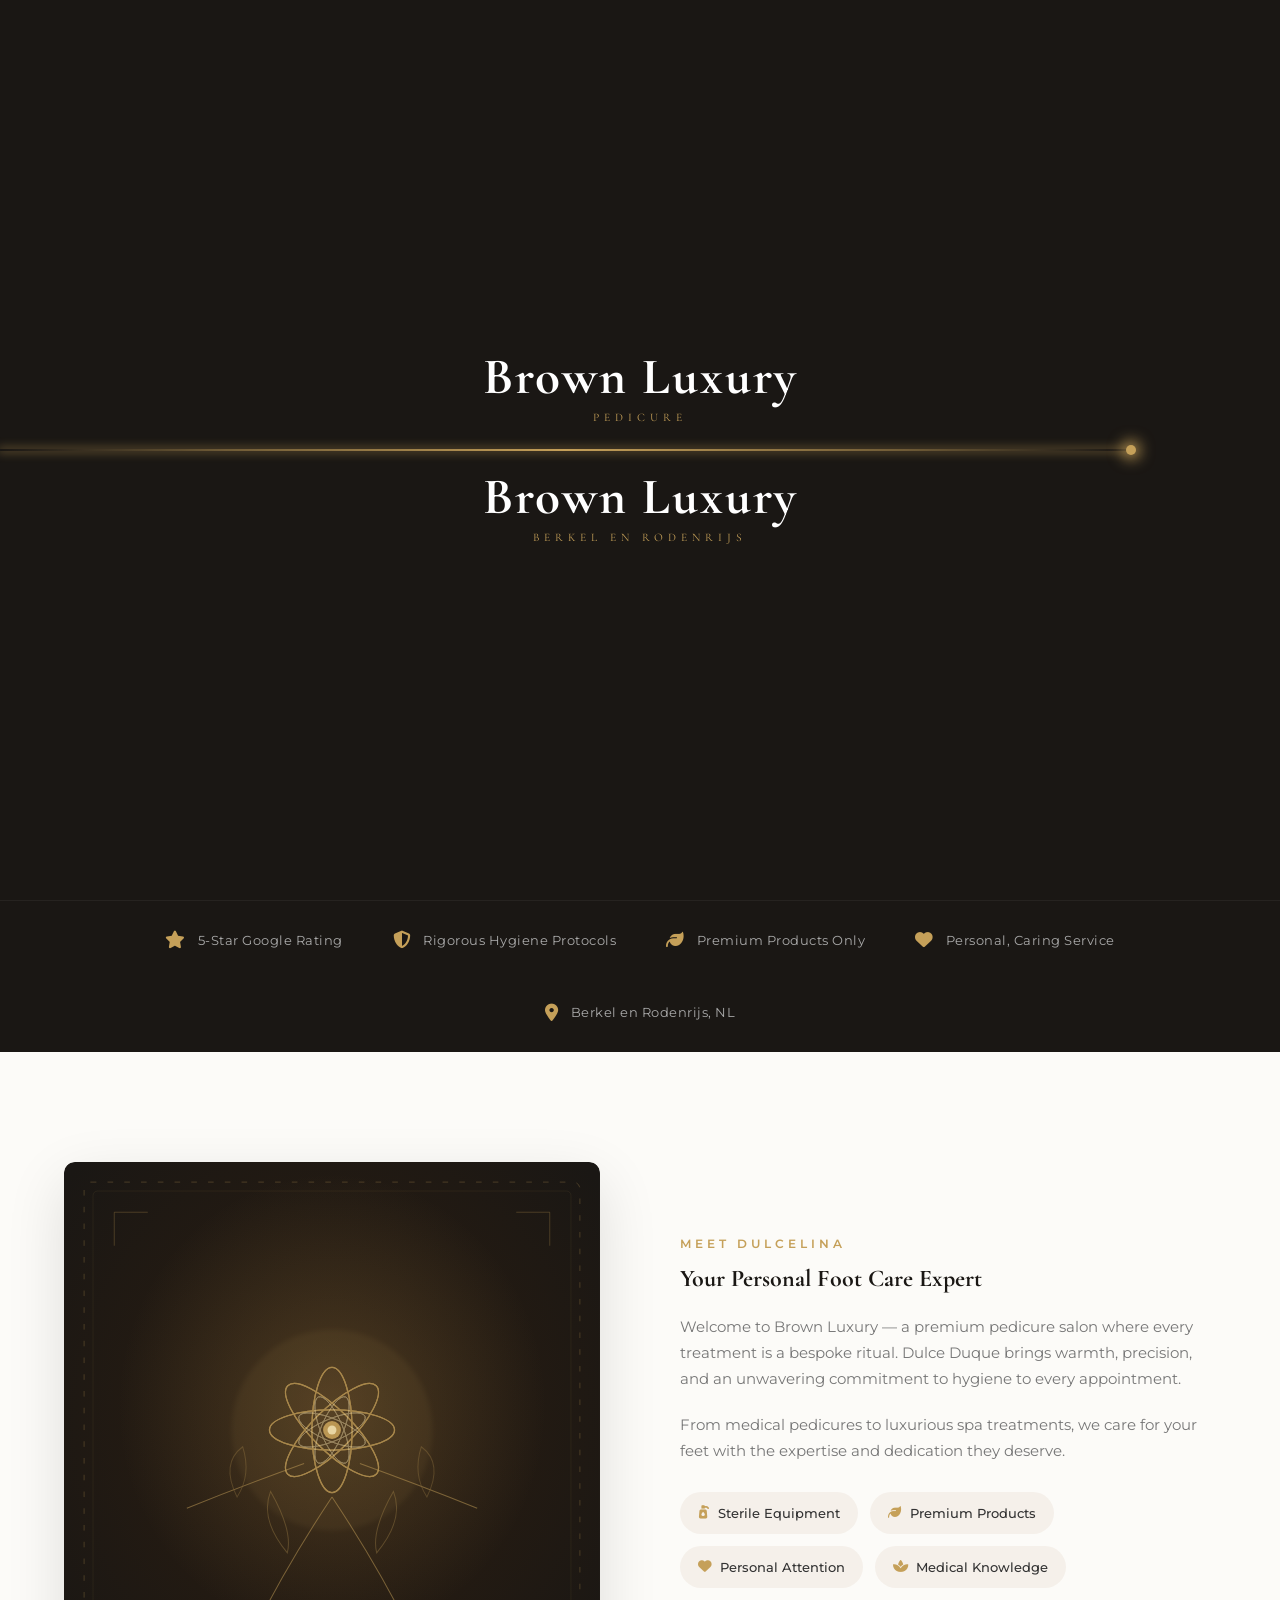
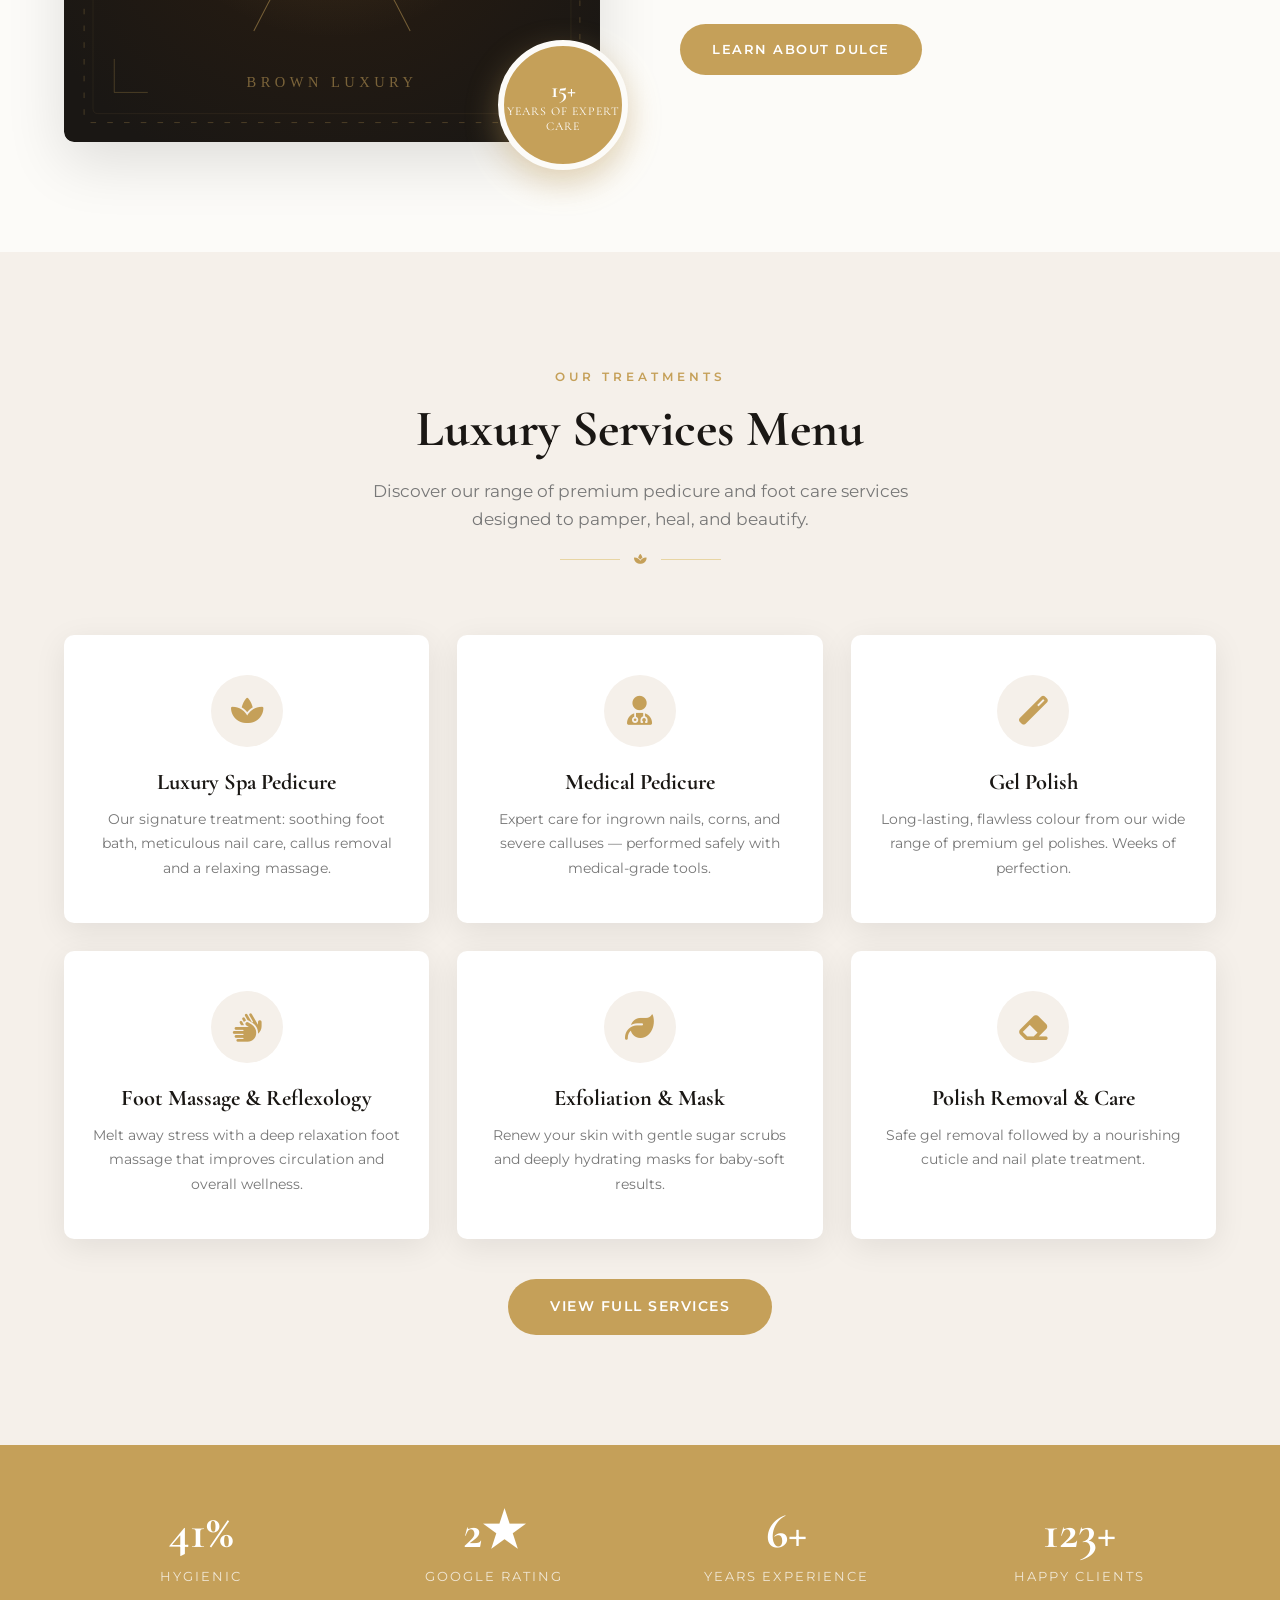
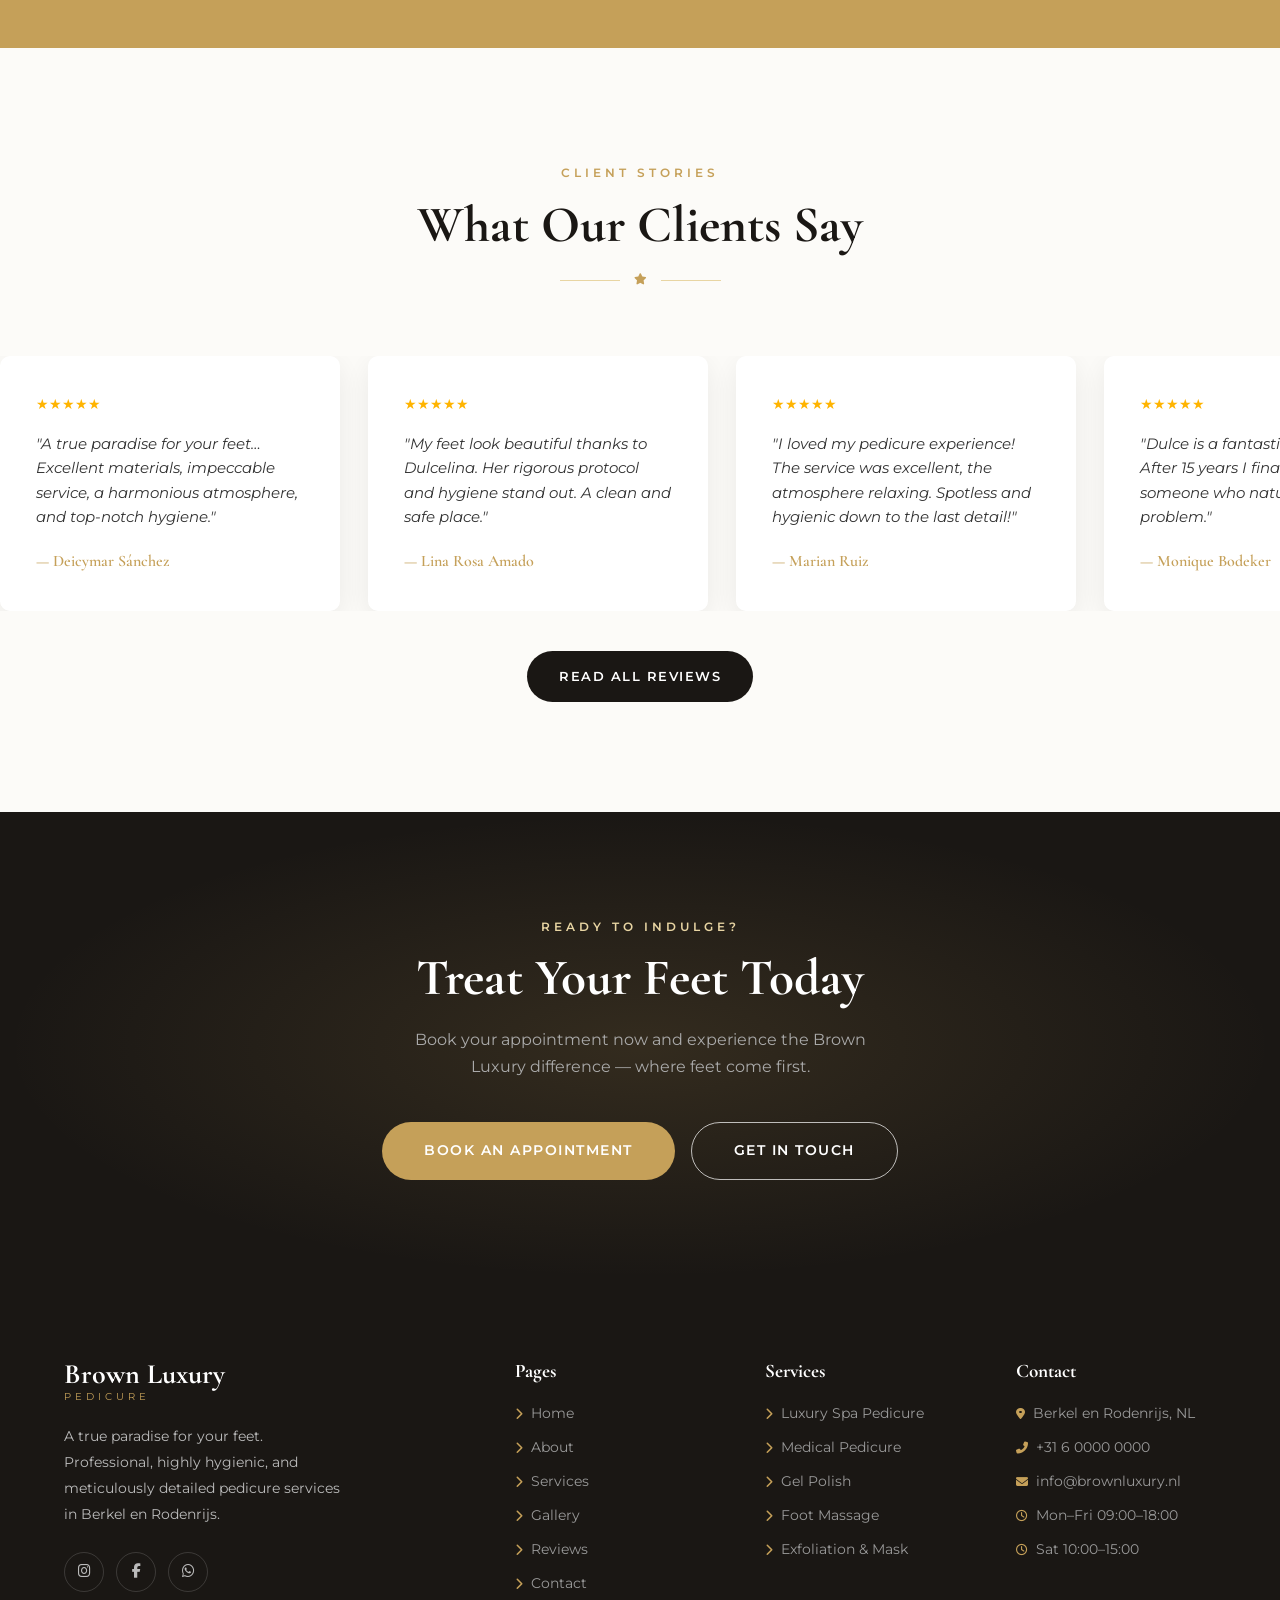
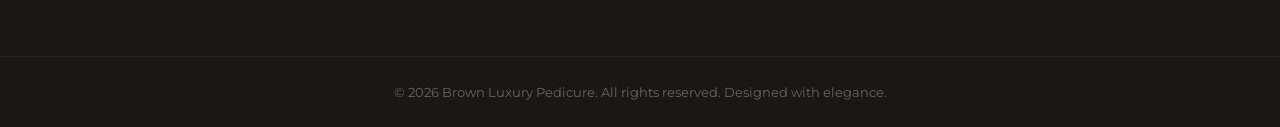
<file: index.html>
<!DOCTYPE html>
<html lang="en">
<head>
  <meta charset="UTF-8">
  <meta name="viewport" content="width=device-width, initial-scale=1.0">
  <title>Brown Luxury Pedicure | Home</title>
  <meta name="description" content="Premium pedicure & foot care by Dulce Duque in Berkel en Rodenrijs. Expert hygiene, luxury treatments, and genuine care for your feet.">
  <link rel="preconnect" href="https://fonts.googleapis.com">
  <link rel="preconnect" href="https://fonts.gstatic.com" crossorigin>
  <link href="https://fonts.googleapis.com/css2?family=Cormorant+Garamond:ital,wght@0,400;0,500;0,600;0,700;1,400&family=Montserrat:wght@300;400;500;600&display=swap" rel="stylesheet">
  <link rel="stylesheet" href="https://cdnjs.cloudflare.com/ajax/libs/font-awesome/6.5.0/css/all.min.css">
  <link rel="stylesheet" href="style.css">
  <link rel="stylesheet" href="preloader.css">
  <style>
    /* ── Hero ─────────────────────────────────── */
    .hero-section {
      position: relative;
      height: 100vh;
      min-height: 640px;
      display: flex;
      align-items: center;
      overflow: hidden;
      background: transparent; /* slideshow shows through */
    }

    /* Dark scrim so slides never make text unreadable */
    .hero-bg-gradient {
      position: absolute;
      inset: 0;
      background: linear-gradient(
        125deg,
        rgba(10,7,5,0.75) 0%,
        rgba(20,15,10,0.55) 50%,
        rgba(10,7,5,0.70) 100%
      );
      z-index: 1;
    }

    /* Directional overlay for depth */
    .hero-overlay {
      position: absolute;
      inset: 0;
      background: linear-gradient(
        110deg,
        rgba(20,14,10,0.60) 0%,
        rgba(26,23,20,0.15) 100%
      );
      z-index: 1;
    }

    /* Top gradient so transparent navbar text is always legible */
    .hero-section::before {
      content: '';
      position: absolute;
      top: 0; left: 0; right: 0;
      height: 150px;
      background: linear-gradient(to bottom, rgba(0,0,0,0.55), transparent);
      z-index: 2;
      pointer-events: none;
    }

    /* Bottom gradient for scroll-hint area */
    .hero-section::after {
      content: '';
      position: absolute;
      bottom: 0; left: 0; right: 0;
      height: 120px;
      background: linear-gradient(to top, rgba(0,0,0,0.35), transparent);
      z-index: 2;
      pointer-events: none;
    }

    .hero-content {
      position: relative;
      z-index: 3; /* above all overlay layers */
      color: var(--white);
      padding-top: var(--nav-h);
      max-width: 720px;
    }

    .hero-tag {
      display: inline-flex;
      align-items: center;
      gap: 10px;
      font-size: 0.72rem;
      letter-spacing: 4px;
      text-transform: uppercase;
      color: var(--gold-light);
      margin-bottom: 24px;
      opacity: 0;
      animation: fadeUp 0.8s 0.3s forwards;
    }

    .hero-tag::before {
      content: '';
      display: block;
      width: 36px;
      height: 1px;
      background: var(--gold);
    }

    .hero-content h1 {
      font-size: clamp(3rem, 7vw, 5.5rem);
      color: var(--white);
      margin-bottom: 24px;
      line-height: 1.05;
      opacity: 0;
      animation: fadeUp 0.9s 0.5s forwards;
    }

    .hero-content h1 em {
      font-style: italic;
      color: var(--gold-light);
    }

    .hero-content p {
      font-size: 1.05rem;
      color: rgba(255,255,255,0.8);
      margin-bottom: 42px;
      font-weight: 300;
      letter-spacing: 0.5px;
      max-width: 520px;
      opacity: 0;
      animation: fadeUp 0.9s 0.7s forwards;
    }

    .hero-actions {
      display: flex;
      gap: 16px;
      flex-wrap: wrap;
      opacity: 0;
      animation: fadeUp 0.9s 0.9s forwards;
    }

    .hero-scroll {
      position: absolute;
      bottom: 36px;
      left: 50%;
      transform: translateX(-50%);
      z-index: 2;
      display: flex;
      flex-direction: column;
      align-items: center;
      gap: 8px;
      color: rgba(255,255,255,0.5);
      font-size: 0.7rem;
      letter-spacing: 2px;
      text-transform: uppercase;
      animation: pulse 2.5s ease-in-out infinite;
    }

    .hero-scroll i { font-size: 1rem; }

    @keyframes pulse { 0%,100%{opacity:0.4} 50%{opacity:1} }
    @keyframes fadeUp { from{opacity:0;transform:translateY(28px)} to{opacity:1;transform:none} }

    /* ── Trust Bar ─────────────────────────────── */
    .trust-bar {
      background: var(--dark);
      padding: 28px 0;
      border-top: 1px solid rgba(255,255,255,0.05);
    }

    .trust-bar .inner {
      display: flex;
      justify-content: center;
      align-items: center;
      gap: 50px;
      flex-wrap: wrap;
    }

    .trust-item {
      display: flex;
      align-items: center;
      gap: 12px;
      color: #aaa;
      font-size: 0.82rem;
      letter-spacing: 0.5px;
    }

    .trust-item i {
      color: var(--gold);
      font-size: 1.1rem;
    }

    /* ── Intro ─────────────────────────────────── */
    .intro-grid {
      display: grid;
      grid-template-columns: 1fr 1fr;
      gap: 80px;
      align-items: center;
    }

    .intro-img-wrap {
      position: relative;
    }

    .intro-img-wrap img {
      width: 100%;
      height: 520px;
      object-fit: cover;
      border-radius: var(--radius);
    }

    .intro-badge {
      position: absolute;
      bottom: -28px;
      right: -28px;
      background: var(--gold);
      color: var(--white);
      width: 130px;
      height: 130px;
      border-radius: 50%;
      display: flex;
      flex-direction: column;
      align-items: center;
      justify-content: center;
      font-family: 'Cormorant Garamond', serif;
      box-shadow: 0 12px 32px rgba(197,160,89,0.4);
      border: 6px solid var(--cream);
      text-align: center;
      line-height: 1.2;
    }

    .intro-badge strong { font-size: 1.4rem; display: block; }
    .intro-badge span { font-size: 0.75rem; text-transform: uppercase; letter-spacing: 1px; }

    .intro-text .label { margin-bottom: 10px; }

    .intro-text h2 { margin-bottom: 22px; }

    .intro-text p {
      color: var(--muted);
      margin-bottom: 20px;
      font-size: 0.95rem;
    }

    .feature-pills {
      display: flex;
      flex-wrap: wrap;
      gap: 12px;
      margin: 28px 0 36px;
    }

    .pill {
      display: inline-flex;
      align-items: center;
      gap: 8px;
      background: var(--beige);
      padding: 10px 18px;
      border-radius: 50px;
      font-size: 0.82rem;
      font-weight: 500;
    }

    .pill i { color: var(--gold); font-size: 0.85rem; }

    /* ── Services Preview ─────────────────────── */
    .services-preview-grid {
      display: grid;
      grid-template-columns: repeat(3, 1fr);
      gap: 28px;
    }

    .svc-card {
      background: var(--white);
      border-radius: var(--radius);
      padding: 40px 28px;
      text-align: center;
      box-shadow: var(--shadow);
      transition: var(--transition);
      border-bottom: 3px solid transparent;
      position: relative;
      overflow: hidden;
    }

    .svc-card::before {
      content: '';
      position: absolute;
      top: 0; left: 0;
      width: 100%; height: 3px;
      background: linear-gradient(90deg, var(--gold-light), var(--gold));
      transform: scaleX(0);
      transition: var(--transition);
    }

    .svc-card:hover::before { transform: scaleX(1); }
    .svc-card:hover { transform: translateY(-8px); box-shadow: var(--shadow-lg); }

    .svc-icon {
      width: 72px;
      height: 72px;
      background: var(--beige);
      border-radius: 50%;
      display: flex;
      align-items: center;
      justify-content: center;
      margin: 0 auto 22px;
      font-size: 1.8rem;
      color: var(--gold);
      transition: var(--transition);
    }

    .svc-card:hover .svc-icon {
      background: var(--gold);
      color: var(--white);
    }

    .svc-card h3 { font-size: 1.4rem; margin-bottom: 12px; }
    .svc-card p { font-size: 0.9rem; color: var(--muted); }

    /* ── Stats Strip ──────────────────────────── */
    .stats-strip {
      background: var(--gold);
      padding: 60px 0;
    }

    .stats-grid {
      display: grid;
      grid-template-columns: repeat(4, 1fr);
      gap: 20px;
      text-align: center;
    }

    .stat h3 {
      font-size: 3rem;
      color: var(--white);
      margin-bottom: 6px;
    }

    .stat p {
      font-size: 0.8rem;
      letter-spacing: 2px;
      text-transform: uppercase;
      color: rgba(255,255,255,0.75);
    }

    /* ── Reviews Teaser ───────────────────────── */
    .testimonial-carousel { overflow: hidden; }

    .testimonial-track {
      display: flex;
      gap: 28px;
      animation: scroll 50s linear infinite;
    }

    @keyframes scroll {
      0% { transform: translateX(0); }
      100% { transform: translateX(-50%); }
    }

    .testimonial-track:hover { animation-play-state: paused; }

    .t-card {
      min-width: 340px;
      background: var(--white);
      border-radius: var(--radius);
      padding: 36px;
      box-shadow: var(--shadow);
    }

    .t-stars { color: #FFB400; margin-bottom: 16px; font-size: 0.9rem; }
    .t-text { font-style: italic; color: var(--text); margin-bottom: 18px; line-height: 1.65; font-size: 0.92rem; }
    .t-author { font-family: 'Cormorant Garamond', serif; font-weight: 600; color: var(--gold); font-size: 1rem; }

    /* ── CTA Banner ───────────────────────────── */
    .cta-banner {
      background: var(--dark);
      padding: 100px 0;
      text-align: center;
      position: relative;
      overflow: hidden;
    }

    .cta-banner::before {
      content: '';
      position: absolute;
      inset: 0;
      background: radial-gradient(ellipse at center, rgba(197,160,89,0.15) 0%, transparent 70%);
    }

    .cta-banner .label { color: var(--gold-light); }
    .cta-banner h2 { color: var(--white); margin-bottom: 18px; }
    .cta-banner p { color: #aaa; max-width: 480px; margin: 0 auto 42px; }

    .cta-actions { display: flex; gap: 16px; justify-content: center; flex-wrap: wrap; position: relative; z-index: 1; }

    /* ── Responsive ───────────────────────────── */
    @media (max-width: 900px) {
      .intro-grid { grid-template-columns: 1fr; }
      .intro-img-wrap img { height: 350px; }
      .intro-badge { bottom: -20px; right: 10px; width: 110px; height: 110px; }
      .services-preview-grid { grid-template-columns: 1fr 1fr; }
      .stats-grid { grid-template-columns: 1fr 1fr; }
    }

    @media (max-width: 560px) {
      .services-preview-grid { grid-template-columns: 1fr; }
      .trust-bar .inner { gap: 24px; }
    }
  </style>
</head>
<body>

<!-- NAV -->
<nav class="navbar transparent" id="navbar">
  <div class="nav-inner">
    <a href="index.html" class="logo">
      <span class="logo-main">Brown Luxury</span>
      <span class="logo-sub">Pedicure · Berkel en Rodenrijs</span>
    </a>
    <ul class="nav-links">
      <li><a href="index.html" class="active">Home</a></li>
      <li><a href="about.html">About</a></li>
      <li><a href="services.html">Services</a></li>
      <li><a href="gallery.html">Gallery</a></li>
      <li><a href="reviews.html">Reviews</a></li>
      <li><a href="contact.html">Contact</a></li>
    </ul>
    <a href="contact.html#book" class="btn btn-primary">Book Now</a>
    <div class="hamburger" id="hamburger"><span></span><span></span><span></span></div>
  </div>
</nav>
<div class="drawer-overlay"></div>
<aside class="mobile-drawer">
  <button class="drawer-close"><i class="fas fa-times"></i></button>
  <a href="index.html" class="logo"><span class="logo-main" style="color:var(--dark)">Brown Luxury</span><span class="logo-sub">Pedicure</span></a>
  <ul>
    <li><a href="index.html">Home</a></li>
    <li><a href="about.html">About</a></li>
    <li><a href="services.html">Services</a></li>
    <li><a href="gallery.html">Gallery</a></li>
    <li><a href="reviews.html">Reviews</a></li>
    <li><a href="contact.html">Contact</a></li>
  </ul>
  <a href="contact.html#book" class="btn btn-primary">Book Appointment</a>
</aside>

<!-- HERO -->
<section class="hero-section">
  <!-- Canvas shows through — no photo needed -->
  <div class="hero-bg-gradient"></div>
  <div class="hero-overlay"></div>
  <div class="container hero-content">
    <span class="hero-tag">Berkel en Rodenrijs · South Holland</span>
    <h1>A True <em>Paradise</em><br>for Your Feet</h1>
    <p>Expert pedicure & foot care by Dulce Duque. Rigorous hygiene, premium products, and genuine warmth — every single visit.</p>
    <div class="hero-actions">
      <a href="contact.html#book" class="btn btn-primary btn-lg">Book Your Appointment</a>
      <a href="services.html" class="btn btn-outline btn-lg">Explore Services</a>
    </div>
  </div>
  <div class="hero-scroll"><i class="fas fa-chevron-down"></i></div>
</section>

<!-- TRUST BAR -->
<div class="trust-bar">
  <div class="container inner">
    <div class="trust-item"><i class="fas fa-star"></i> 5-Star Google Rating</div>
    <div class="trust-item"><i class="fas fa-shield-alt"></i> Rigorous Hygiene Protocols</div>
    <div class="trust-item"><i class="fas fa-leaf"></i> Premium Products Only</div>
    <div class="trust-item"><i class="fas fa-heart"></i> Personal, Caring Service</div>
    <div class="trust-item"><i class="fas fa-map-marker-alt"></i> Berkel en Rodenrijs, NL</div>
  </div>
</div>

<!-- INTRO / ABOUT TEASER -->
<section class="section">
  <div class="container">
    <div class="intro-grid">
      <div class="intro-img-wrap reveal">
        <!-- Inline SVG — no external image file required -->
        <svg class="svg-frame" viewBox="0 0 480 520" xmlns="http://www.w3.org/2000/svg" role="img" aria-label="Brown Luxury spa illustration">
          <defs>
            <radialGradient id="bg1" cx="50%" cy="45%" r="65%">
              <stop offset="0%" stop-color="#2d1e10"/>
              <stop offset="100%" stop-color="#1a1714"/>
            </radialGradient>
            <radialGradient id="glow1" cx="50%" cy="42%" r="40%">
              <stop offset="0%" stop-color="#C5A059" stop-opacity="0.22"/>
              <stop offset="100%" stop-color="#C5A059" stop-opacity="0"/>
            </radialGradient>
            <filter id="soft"><feGaussianBlur stdDeviation="2.5"/></filter>
          </defs>
          <!-- Background -->
          <rect width="480" height="520" fill="url(#bg1)" rx="10"/>
          <rect width="480" height="520" fill="url(#glow1)" rx="10"/>
          <!-- Outer decorative border -->
          <rect x="18" y="18" width="444" height="484" fill="none" stroke="#C5A059" stroke-width="0.7" stroke-dasharray="5 10" rx="6" opacity="0.35"/>
          <!-- Inner border -->
          <rect x="26" y="26" width="428" height="468" fill="none" stroke="#C5A059" stroke-width="0.4" rx="4" opacity="0.18"/>
          <!-- Lotus centre glow (blurred) -->
          <circle cx="240" cy="240" r="90" fill="#C5A059" opacity="0.07" filter="url(#soft)"/>
          <!-- Lotus petals (8 petals via ellipses rotated around centre) -->
          <g transform="translate(240,240)" opacity="0.75" fill="none" stroke="#C5A059" stroke-width="1.1">
            <ellipse rx="18" ry="56" transform="rotate(0)"/>
            <ellipse rx="18" ry="56" transform="rotate(45)"/>
            <ellipse rx="18" ry="56" transform="rotate(90)"/>
            <ellipse rx="18" ry="56" transform="rotate(135)"/>
            <ellipse rx="18" ry="56" transform="rotate(180)"/>
            <ellipse rx="18" ry="56" transform="rotate(225)"/>
            <ellipse rx="18" ry="56" transform="rotate(270)"/>
            <ellipse rx="18" ry="56" transform="rotate(315)"/>
          </g>
          <!-- Inner petal layer -->
          <g transform="translate(240,240)" opacity="0.45" fill="none" stroke="#E8D5A3" stroke-width="0.8">
            <ellipse rx="10" ry="32" transform="rotate(22.5)"/>
            <ellipse rx="10" ry="32" transform="rotate(67.5)"/>
            <ellipse rx="10" ry="32" transform="rotate(112.5)"/>
            <ellipse rx="10" ry="32" transform="rotate(157.5)"/>
            <ellipse rx="10" ry="32" transform="rotate(202.5)"/>
            <ellipse rx="10" ry="32" transform="rotate(247.5)"/>
            <ellipse rx="10" ry="32" transform="rotate(292.5)"/>
            <ellipse rx="10" ry="32" transform="rotate(337.5)"/>
          </g>
          <!-- Centre dot -->
          <circle cx="240" cy="240" r="8" fill="#C5A059" opacity="0.9"/>
          <circle cx="240" cy="240" r="4" fill="#E8D5A3"/>
          <!-- Botanical stems from centre -->
          <g stroke="#C5A059" stroke-width="0.9" opacity="0.5" fill="none">
            <path d="M240 300 Q200 360 170 420"/>
            <path d="M240 300 Q280 360 310 420"/>
            <path d="M215 270 Q160 290 110 310"/>
            <path d="M265 270 Q320 290 370 310"/>
            <!-- Leaf shapes -->
            <path d="M200 350 Q175 320 185 295 Q205 330 200 350Z" opacity="0.6"/>
            <path d="M280 350 Q305 320 295 295 Q275 330 280 350Z" opacity="0.6"/>
            <path d="M155 300 Q140 270 160 255 Q168 280 155 300Z" opacity="0.5"/>
            <path d="M325 300 Q340 270 320 255 Q312 280 325 300Z" opacity="0.5"/>
          </g>
          <!-- Corner ornaments -->
          <g stroke="#C5A059" stroke-width="0.8" opacity="0.3" fill="none">
            <path d="M45 45 L75 45 M45 45 L45 75"/>
            <path d="M435 45 L405 45 M435 45 L435 75"/>
            <path d="M45 475 L75 475 M45 475 L45 445"/>
            <path d="M435 475 L405 475 M435 475 L435 445"/>
          </g>
          <!-- Brand text in SVG -->
          <text x="240" y="470" text-anchor="middle" font-family="Georgia,serif" font-size="13" fill="#C5A059" opacity="0.55" letter-spacing="4">BROWN LUXURY</text>
        </svg>
        <div class="intro-badge">
          <strong>15+</strong>
          <span>Years of Expert Care</span>
        </div>
      </div>
      <div class="intro-text reveal delay-1">
        <span class="label">Meet Dulcelina</span>
        <h2>Your Personal Foot Care Expert</h2>
        <p>Welcome to Brown Luxury — a premium pedicure salon where every treatment is a bespoke ritual. Dulce Duque brings warmth, precision, and an unwavering commitment to hygiene to every appointment.</p>
        <p>From medical pedicures to luxurious spa treatments, we care for your feet with the expertise and dedication they deserve.</p>
        <div class="feature-pills">
          <span class="pill"><i class="fas fa-pump-soap"></i> Sterile Equipment</span>
          <span class="pill"><i class="fas fa-leaf"></i> Premium Products</span>
          <span class="pill"><i class="fas fa-heart"></i> Personal Attention</span>
          <span class="pill"><i class="fas fa-spa"></i> Medical Knowledge</span>
        </div>
        <a href="about.html" class="btn btn-primary">Learn About Dulce</a>
      </div>
    </div>
  </div>
</section>

<!-- SERVICES PREVIEW -->
<section class="section bg-alt">
  <div class="container">
    <div class="section-header reveal">
      <span class="label">Our Treatments</span>
      <h2 class="section-title">Luxury Services Menu</h2>
      <p class="section-lead">Discover our range of premium pedicure and foot care services designed to pamper, heal, and beautify.</p>
      <div class="divider"><span></span><i class="fas fa-spa"></i><span></span></div>
    </div>
    <div class="services-preview-grid">
      <div class="svc-card reveal">
        <div class="svc-icon"><i class="fas fa-spa"></i></div>
        <h3>Luxury Spa Pedicure</h3>
        <p>Our signature treatment: soothing foot bath, meticulous nail care, callus removal and a relaxing massage.</p>
      </div>
      <div class="svc-card reveal delay-1">
        <div class="svc-icon"><i class="fas fa-user-md"></i></div>
        <h3>Medical Pedicure</h3>
        <p>Expert care for ingrown nails, corns, and severe calluses — performed safely with medical-grade tools.</p>
      </div>
      <div class="svc-card reveal delay-2">
        <div class="svc-icon"><i class="fas fa-magic"></i></div>
        <h3>Gel Polish</h3>
        <p>Long-lasting, flawless colour from our wide range of premium gel polishes. Weeks of perfection.</p>
      </div>
      <div class="svc-card reveal">
        <div class="svc-icon"><i class="fas fa-hands"></i></div>
        <h3>Foot Massage & Reflexology</h3>
        <p>Melt away stress with a deep relaxation foot massage that improves circulation and overall wellness.</p>
      </div>
      <div class="svc-card reveal delay-1">
        <div class="svc-icon"><i class="fas fa-leaf"></i></div>
        <h3>Exfoliation & Mask</h3>
        <p>Renew your skin with gentle sugar scrubs and deeply hydrating masks for baby-soft results.</p>
      </div>
      <div class="svc-card reveal delay-2">
        <div class="svc-icon"><i class="fas fa-eraser"></i></div>
        <h3>Polish Removal & Care</h3>
        <p>Safe gel removal followed by a nourishing cuticle and nail plate treatment.</p>
      </div>
    </div>
    <div class="text-center mt-4 reveal">
      <a href="services.html" class="btn btn-primary btn-lg">View Full Services</a>
    </div>
  </div>
</section>

<!-- STATS -->
<div class="stats-strip">
  <div class="container">
    <div class="stats-grid">
      <div class="stat"><h3><span class="counter" data-target="100" data-suffix="%">0%</span></h3><p>Hygienic</p></div>
      <div class="stat"><h3><span class="counter" data-target="5" data-suffix="★" data-decimal="false">0★</span></h3><p>Google Rating</p></div>
      <div class="stat"><h3><span class="counter" data-target="15" data-suffix="+">0+</span></h3><p>Years Experience</p></div>
      <div class="stat"><h3><span class="counter" data-target="300" data-suffix="+">0+</span></h3><p>Happy Clients</p></div>
    </div>
  </div>
</div>

<!-- REVIEWS TEASER -->
<section class="section">
  <div class="container">
    <div class="section-header reveal">
      <span class="label">Client Stories</span>
      <h2 class="section-title">What Our Clients Say</h2>
      <div class="divider"><span></span><i class="fas fa-star"></i><span></span></div>
    </div>
  </div>
  <div class="testimonial-carousel">
    <div class="testimonial-track">
      <div class="t-card"><div class="t-stars">★★★★★</div><p class="t-text">"A true paradise for your feet… Excellent materials, impeccable service, a harmonious atmosphere, and top-notch hygiene."</p><span class="t-author">— Deicymar Sánchez</span></div>
      <div class="t-card"><div class="t-stars">★★★★★</div><p class="t-text">"My feet look beautiful thanks to Dulcelina. Her rigorous protocol and hygiene stand out. A clean and safe place."</p><span class="t-author">— Lina Rosa Amado</span></div>
      <div class="t-card"><div class="t-stars">★★★★★</div><p class="t-text">"I loved my pedicure experience! The service was excellent, the atmosphere relaxing. Spotless and hygienic down to the last detail!"</p><span class="t-author">— Marian Ruiz</span></div>
      <div class="t-card"><div class="t-stars">★★★★★</div><p class="t-text">"Dulce is a fantastic pedicurist. After 15 years I finally found someone who naturally cured my problem."</p><span class="t-author">— Monique Bodeker</span></div>
      <div class="t-card"><div class="t-stars">★★★★★</div><p class="t-text">"Wonderful, professional two-hour pedicure. Dulce is friendly, skilled, and very meticulous. She works very hygienically."</p><span class="t-author">— Lisa</span></div>
      <div class="t-card"><div class="t-stars">★★★★★</div><p class="t-text">"Finally found a pedicurist who truly works meticulously. Very hygienic and gives great tips for home care."</p><span class="t-author">— Wendy van Vliet</span></div>
      <div class="t-card"><div class="t-stars">★★★★★</div><p class="t-text">"Cleanliness, dedication… and sweet attention to her customers. An experience I look forward to every time."</p><span class="t-author">— Gloria Almanza</span></div>
    </div>
  </div>
  <div class="text-center mt-4 reveal">
    <a href="reviews.html" class="btn btn-dark">Read All Reviews</a>
  </div>
</section>

<!-- CTA BANNER -->
<section class="cta-banner">
  <div class="container" style="position:relative;z-index:1">
    <span class="label">Ready to Indulge?</span>
    <h2 class="section-title">Treat Your Feet Today</h2>
    <p>Book your appointment now and experience the Brown Luxury difference — where feet come first.</p>
    <div class="cta-actions">
      <a href="contact.html#book" class="btn btn-primary btn-lg">Book an Appointment</a>
      <a href="contact.html" class="btn btn-outline btn-lg">Get in Touch</a>
    </div>
  </div>
</section>

<!-- FOOTER -->
<footer class="footer">
  <div class="container">
    <div class="footer-grid">
      <div class="footer-brand">
        <a href="index.html" class="logo"><span class="logo-main">Brown Luxury</span><span class="logo-sub">Pedicure</span></a>
        <p>A true paradise for your feet. Professional, highly hygienic, and meticulously detailed pedicure services in Berkel en Rodenrijs.</p>
        <div class="socials">
          <a href="https://instagram.com/brownluxurypedicure" target="_blank"><i class="fab fa-instagram"></i></a>
          <a href="#"><i class="fab fa-facebook-f"></i></a>
          <a href="https://wa.me/31600000000" target="_blank"><i class="fab fa-whatsapp"></i></a>
        </div>
      </div>
      <div class="footer-col">
        <h4>Pages</h4>
        <ul>
          <li><a href="index.html"><i class="fas fa-chevron-right"></i> Home</a></li>
          <li><a href="about.html"><i class="fas fa-chevron-right"></i> About</a></li>
          <li><a href="services.html"><i class="fas fa-chevron-right"></i> Services</a></li>
          <li><a href="gallery.html"><i class="fas fa-chevron-right"></i> Gallery</a></li>
          <li><a href="reviews.html"><i class="fas fa-chevron-right"></i> Reviews</a></li>
          <li><a href="contact.html"><i class="fas fa-chevron-right"></i> Contact</a></li>
        </ul>
      </div>
      <div class="footer-col">
        <h4>Services</h4>
        <ul>
          <li><a href="services.html"><i class="fas fa-chevron-right"></i> Luxury Spa Pedicure</a></li>
          <li><a href="services.html"><i class="fas fa-chevron-right"></i> Medical Pedicure</a></li>
          <li><a href="services.html"><i class="fas fa-chevron-right"></i> Gel Polish</a></li>
          <li><a href="services.html"><i class="fas fa-chevron-right"></i> Foot Massage</a></li>
          <li><a href="services.html"><i class="fas fa-chevron-right"></i> Exfoliation & Mask</a></li>
        </ul>
      </div>
      <div class="footer-col">
        <h4>Contact</h4>
        <ul>
          <li><a href="#"><i class="fas fa-map-marker-alt"></i> Berkel en Rodenrijs, NL</a></li>
          <li><a href="tel:+31600000000"><i class="fas fa-phone-alt"></i> +31 6 0000 0000</a></li>
          <li><a href="mailto:info@brownluxury.nl"><i class="fas fa-envelope"></i> info@brownluxury.nl</a></li>
          <li><a href="#"><i class="far fa-clock"></i> Mon–Fri 09:00–18:00</a></li>
          <li><a href="#"><i class="far fa-clock"></i> Sat 10:00–15:00</a></li>
        </ul>
      </div>
    </div>
  </div>
  <div class="footer-bottom">
    <div class="container">
      <p>© 2026 Brown Luxury Pedicure. All rights reserved. Designed with elegance.</p>
    </div>
  </div>
</footer>

<script src="preloader.js"></script>
<script src="script.js"></script>
</body>
</html>
</file>
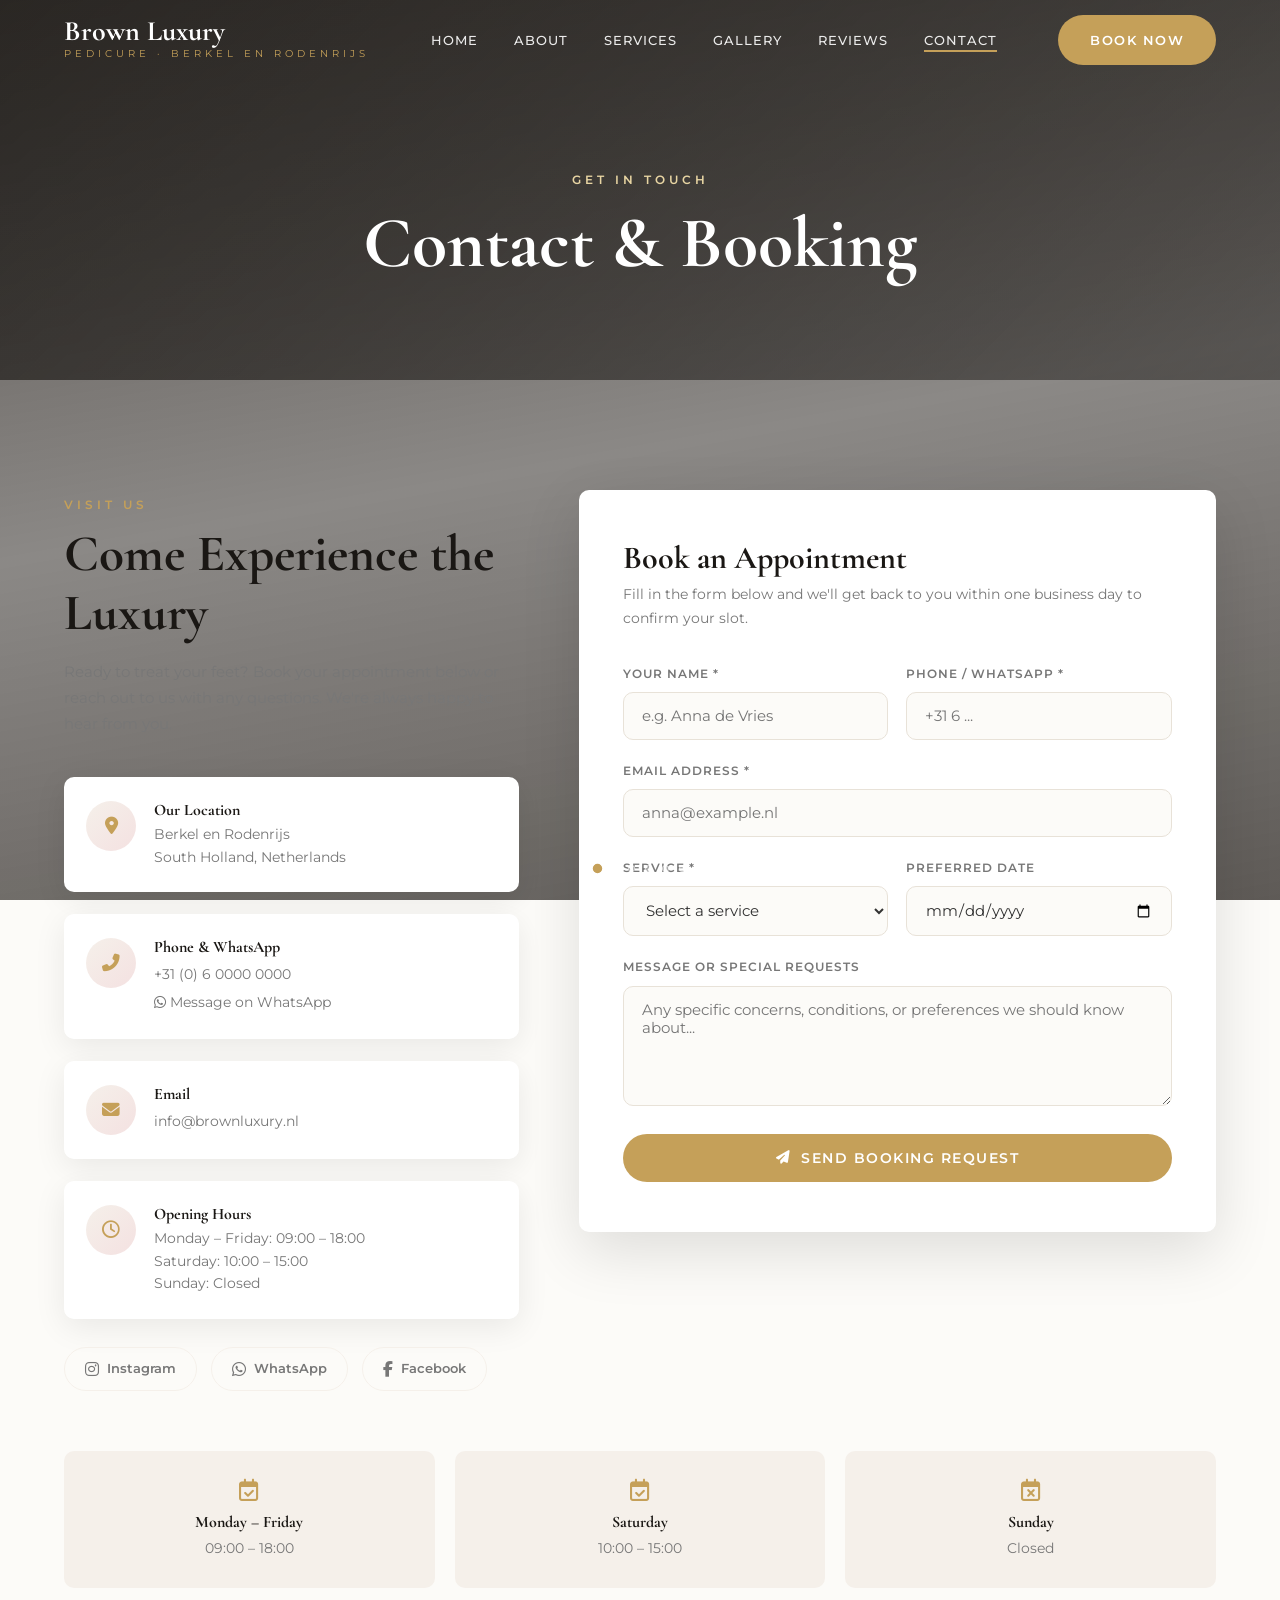
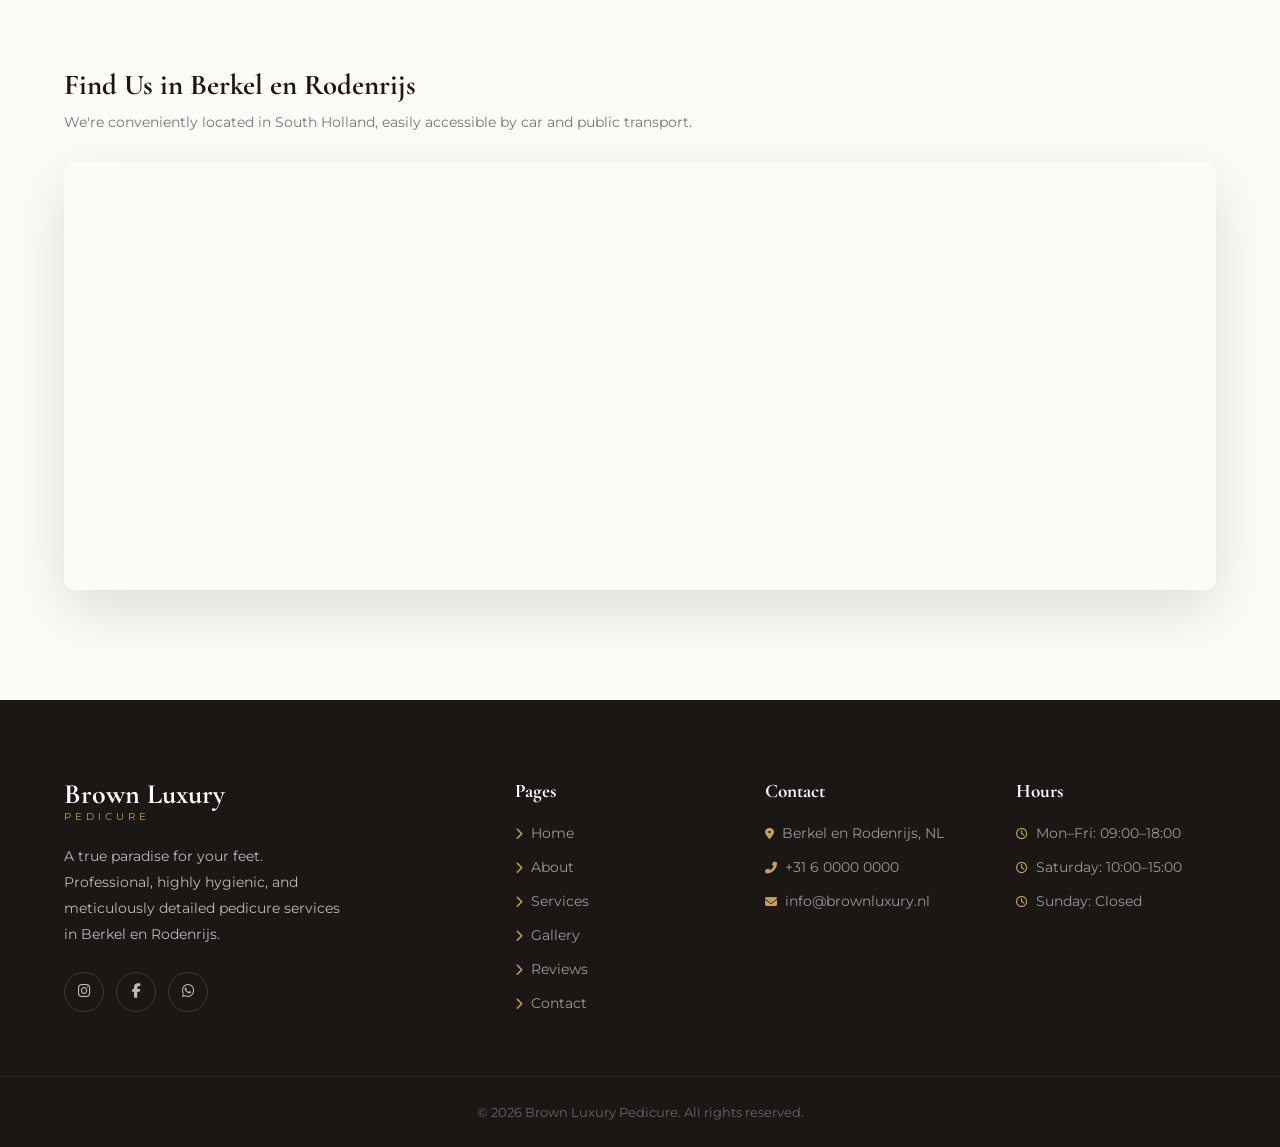
<file: contact.html>
<!DOCTYPE html>
<html lang="en">
<head>
  <meta charset="UTF-8">
  <meta name="viewport" content="width=device-width, initial-scale=1.0">
  <title>Contact & Book | Brown Luxury Pedicure</title>
  <meta name="description" content="Book an appointment or contact Brown Luxury Pedicure in Berkel en Rodenrijs. Phone, WhatsApp, email, and online booking available.">
  <link rel="preconnect" href="https://fonts.googleapis.com">
  <link rel="preconnect" href="https://fonts.gstatic.com" crossorigin>
  <link href="https://fonts.googleapis.com/css2?family=Cormorant+Garamond:ital,wght@0,400;0,500;0,600;0,700;1,400&family=Montserrat:wght@300;400;500;600&display=swap" rel="stylesheet">
  <link rel="stylesheet" href="https://cdnjs.cloudflare.com/ajax/libs/font-awesome/6.5.0/css/all.min.css">
  <link rel="stylesheet" href="style.css">
  <style>
    /* ── Contact Grid ─── */
    .contact-grid {
      display: grid;
      grid-template-columns: 1fr 1.4fr;
      gap: 60px;
      align-items: start;
    }

    /* ── Info Side ─── */
    .contact-info-col .label { margin-bottom: 10px; }
    .contact-info-col h2 { margin-bottom: 16px; }
    .contact-info-col > p { color: var(--muted); margin-bottom: 40px; font-size: 0.95rem; }

    .info-cards { display: flex; flex-direction: column; gap: 22px; }

    .info-card {
      display: flex;
      gap: 18px;
      align-items: flex-start;
      background: var(--white);
      border-radius: var(--radius);
      padding: 24px 22px;
      box-shadow: var(--shadow);
      transition: var(--transition);
    }

    .info-card:hover { transform: translateX(4px); border-left: 3px solid var(--gold); }

    .info-card-icon {
      width: 50px;
      height: 50px;
      min-width: 50px;
      border-radius: 50%;
      background: linear-gradient(135deg, var(--beige), var(--blush));
      display: flex;
      align-items: center;
      justify-content: center;
      color: var(--gold);
      font-size: 1.1rem;
    }

    .info-card-body h4 {
      font-size: 1rem;
      margin-bottom: 4px;
    }

    .info-card-body p, .info-card-body a {
      font-size: 0.88rem;
      color: var(--muted);
      line-height: 1.6;
    }

    .info-card-body a:hover { color: var(--gold); }

    /* ── Social Quick Links ─── */
    .quick-social {
      display: flex;
      gap: 14px;
      margin-top: 28px;
    }

    .quick-social a {
      display: flex;
      align-items: center;
      gap: 8px;
      padding: 10px 20px;
      border-radius: 50px;
      border: 1.5px solid var(--beige);
      font-size: 0.8rem;
      font-weight: 600;
      color: var(--muted);
      transition: var(--transition);
    }

    .quick-social a:hover { background: var(--gold); border-color: var(--gold); color: var(--white); }
    .quick-social a i { font-size: 1rem; }

    /* ── Booking Form ─── */
    .booking-card {
      background: var(--white);
      border-radius: var(--radius);
      padding: 50px 44px;
      box-shadow: var(--shadow-lg);
    }

    .booking-card h3 {
      font-size: 2rem;
      margin-bottom: 6px;
    }

    .booking-card > p {
      color: var(--muted);
      font-size: 0.88rem;
      margin-bottom: 32px;
    }

    .form-row {
      display: grid;
      grid-template-columns: 1fr 1fr;
      gap: 18px;
    }

    .form-group {
      margin-bottom: 20px;
    }

    .form-group label {
      display: block;
      font-size: 0.78rem;
      font-weight: 600;
      letter-spacing: 1px;
      text-transform: uppercase;
      color: var(--muted);
      margin-bottom: 8px;
    }

    .form-group input,
    .form-group select,
    .form-group textarea {
      width: 100%;
      padding: 14px 18px;
      border: 1.5px solid #e8e2d8;
      border-radius: var(--radius);
      font-family: 'Montserrat', sans-serif;
      font-size: 0.92rem;
      color: var(--text);
      background: var(--cream);
      transition: var(--transition);
      outline: none;
    }

    .form-group input:focus,
    .form-group select:focus,
    .form-group textarea:focus {
      border-color: var(--gold);
      background: var(--white);
      box-shadow: 0 0 0 3px rgba(197,160,89,0.1);
    }

    .form-group textarea { resize: vertical; min-height: 120px; }

    .form-submit-btn {
      width: 100%;
      padding: 16px;
      background: var(--gold);
      color: var(--white);
      border: none;
      border-radius: 50px;
      font-family: 'Montserrat', sans-serif;
      font-size: 0.85rem;
      font-weight: 600;
      letter-spacing: 1.5px;
      text-transform: uppercase;
      cursor: pointer;
      transition: var(--transition);
      display: flex;
      align-items: center;
      justify-content: center;
      gap: 10px;
      margin-top: 8px;
    }

    .form-submit-btn:hover {
      background: var(--gold-dark);
      transform: translateY(-2px);
      box-shadow: 0 10px 24px rgba(197,160,89,0.35);
    }

    /* ── Success Message ─── */
    .form-success {
      display: none;
      text-align: center;
      padding: 40px 20px;
    }

    .form-success i {
      font-size: 3rem;
      color: var(--gold);
      margin-bottom: 16px;
    }

    .form-success h4 { font-size: 1.8rem; margin-bottom: 10px; }
    .form-success p { color: var(--muted); }

    /* ── Map ─── */
    .map-section {
      margin-top: 80px;
    }

    .map-section h3 { font-size: 1.8rem; margin-bottom: 8px; }
    .map-section p { color: var(--muted); margin-bottom: 28px; font-size: 0.9rem; }

    .map-container {
      border-radius: var(--radius);
      overflow: hidden;
      box-shadow: var(--shadow-lg);
    }

    /* ── Hours Table ─── */
    .hours-grid {
      display: grid;
      grid-template-columns: repeat(3, 1fr);
      gap: 20px;
      margin-top: 60px;
    }

    .hour-card {
      background: var(--beige);
      border-radius: var(--radius);
      padding: 28px 24px;
      text-align: center;
      transition: var(--transition);
    }

    .hour-card:hover { background: var(--gold); color: var(--white); }
    .hour-card:hover h4 { color: var(--white); }
    .hour-card:hover p { color: rgba(255,255,255,0.85); }

    .hour-card i { font-size: 1.4rem; color: var(--gold); margin-bottom: 12px; transition: var(--transition); }
    .hour-card:hover i { color: rgba(255,255,255,0.8); }
    .hour-card h4 { font-size: 1rem; margin-bottom: 6px; }
    .hour-card p { font-size: 0.85rem; color: var(--muted); }

    @media (max-width: 900px) {
      .contact-grid { grid-template-columns: 1fr; }
      .booking-card { padding: 36px 24px; }
      .form-row { grid-template-columns: 1fr; }
      .hours-grid { grid-template-columns: 1fr; }
    }
  </style>
</head>
<body>

<!-- NAV -->
<nav class="navbar solid" id="navbar">
  <div class="nav-inner">
    <a href="index.html" class="logo"><span class="logo-main">Brown Luxury</span><span class="logo-sub">Pedicure · Berkel en Rodenrijs</span></a>
    <ul class="nav-links">
      <li><a href="index.html">Home</a></li>
      <li><a href="about.html">About</a></li>
      <li><a href="services.html">Services</a></li>
      <li><a href="gallery.html">Gallery</a></li>
      <li><a href="reviews.html">Reviews</a></li>
      <li><a href="contact.html" class="active">Contact</a></li>
    </ul>
    <a href="#book" class="btn btn-primary">Book Now</a>
    <div class="hamburger" id="hamburger"><span></span><span></span><span></span></div>
  </div>
</nav>
<div class="drawer-overlay"></div>
<aside class="mobile-drawer">
  <button class="drawer-close"><i class="fas fa-times"></i></button>
  <a href="index.html" class="logo"><span class="logo-main" style="color:var(--dark)">Brown Luxury</span><span class="logo-sub">Pedicure</span></a>
  <ul>
    <li><a href="index.html">Home</a></li>
    <li><a href="about.html">About</a></li>
    <li><a href="services.html">Services</a></li>
    <li><a href="gallery.html">Gallery</a></li>
    <li><a href="reviews.html">Reviews</a></li>
    <li><a href="contact.html">Contact</a></li>
  </ul>
  <a href="#book" class="btn btn-primary">Book Appointment</a>
</aside>

<!-- PAGE HERO -->
<div class="page-hero" style="background-image:url('https://i.ibb.co/fYDTh3Vb/img-salon.jpg')">
  <div class="page-hero-content">
    <span class="label">Get In Touch</span>
    <h1>Contact & Booking</h1>
  </div>
</div>

<!-- CONTACT MAIN -->
<section class="section" id="book">
  <div class="container">
    <div class="contact-grid">

      <!-- LEFT: Info -->
      <div class="contact-info-col reveal">
        <span class="label">Visit Us</span>
        <h2 class="section-title">Come Experience the Luxury</h2>
        <p>Ready to treat your feet? Book your appointment below or reach out to us with any questions. We're always happy to hear from you.</p>

        <div class="info-cards">
          <div class="info-card">
            <div class="info-card-icon"><i class="fas fa-map-marker-alt"></i></div>
            <div class="info-card-body">
              <h4>Our Location</h4>
              <p>Berkel en Rodenrijs<br>South Holland, Netherlands</p>
            </div>
          </div>
          <div class="info-card">
            <div class="info-card-icon"><i class="fas fa-phone-alt"></i></div>
            <div class="info-card-body">
              <h4>Phone & WhatsApp</h4>
              <a href="tel:+31600000000">+31 (0) 6 0000 0000</a><br>
              <a href="https://wa.me/31600000000" target="_blank"><i class="fab fa-whatsapp"></i> Message on WhatsApp</a>
            </div>
          </div>
          <div class="info-card">
            <div class="info-card-icon"><i class="fas fa-envelope"></i></div>
            <div class="info-card-body">
              <h4>Email</h4>
              <a href="mailto:info@brownluxury.nl">info@brownluxury.nl</a>
            </div>
          </div>
          <div class="info-card">
            <div class="info-card-icon"><i class="far fa-clock"></i></div>
            <div class="info-card-body">
              <h4>Opening Hours</h4>
              <p>Monday – Friday: 09:00 – 18:00<br>Saturday: 10:00 – 15:00<br>Sunday: Closed</p>
            </div>
          </div>
        </div>

        <div class="quick-social">
          <a href="https://instagram.com/brownluxurypedicure" target="_blank"><i class="fab fa-instagram"></i> Instagram</a>
          <a href="https://wa.me/31600000000" target="_blank"><i class="fab fa-whatsapp"></i> WhatsApp</a>
          <a href="#"><i class="fab fa-facebook-f"></i> Facebook</a>
        </div>
      </div>

      <!-- RIGHT: Form -->
      <div class="booking-card reveal delay-1">
        <h3>Book an Appointment</h3>
        <p>Fill in the form below and we'll get back to you within one business day to confirm your slot.</p>

        <div id="booking-form-wrap">
          <form id="booking-form" novalidate>
            <div class="form-row">
              <div class="form-group">
                <label for="name">Your Name *</label>
                <input type="text" id="name" placeholder="e.g. Anna de Vries" required>
              </div>
              <div class="form-group">
                <label for="phone">Phone / WhatsApp *</label>
                <input type="tel" id="phone" placeholder="+31 6 ..." required>
              </div>
            </div>

            <div class="form-group">
              <label for="email">Email Address *</label>
              <input type="email" id="email" placeholder="anna@example.nl" required>
            </div>

            <div class="form-row">
              <div class="form-group">
                <label for="service">Service *</label>
                <select id="service" required>
                  <option value="" disabled selected>Select a service</option>
                  <option>Luxury Spa Pedicure</option>
                  <option>Medical Pedicure</option>
                  <option>Gel Polish</option>
                  <option>Foot Massage & Reflexology</option>
                  <option>Exfoliation & Mask</option>
                  <option>Polish / Gel Removal</option>
                  <option>Nail & Cuticle Treatment</option>
                  <option>Express Pedicure</option>
                  <option>Other / Not Sure</option>
                </select>
              </div>
              <div class="form-group">
                <label for="date">Preferred Date</label>
                <input type="date" id="date">
              </div>
            </div>

            <div class="form-group">
              <label for="message">Message or Special Requests</label>
              <textarea id="message" placeholder="Any specific concerns, conditions, or preferences we should know about..."></textarea>
            </div>

            <button type="submit" class="form-submit-btn"><i class="fas fa-paper-plane"></i> Send Booking Request</button>
          </form>
        </div>

        <div class="form-success" id="form-success">
          <i class="fas fa-check-circle"></i>
          <h4>Request Sent!</h4>
          <p>Thank you for reaching out. Dulce will confirm your appointment within one business day.</p>
        </div>
      </div>

    </div>

    <!-- Hours Grid -->
    <div class="hours-grid reveal">
      <div class="hour-card">
        <i class="far fa-calendar-check"></i>
        <h4>Monday – Friday</h4>
        <p>09:00 – 18:00</p>
      </div>
      <div class="hour-card">
        <i class="far fa-calendar-check"></i>
        <h4>Saturday</h4>
        <p>10:00 – 15:00</p>
      </div>
      <div class="hour-card">
        <i class="far fa-calendar-times"></i>
        <h4>Sunday</h4>
        <p>Closed</p>
      </div>
    </div>

    <!-- Map -->
    <div class="map-section reveal">
      <h3>Find Us in Berkel en Rodenrijs</h3>
      <p>We're conveniently located in South Holland, easily accessible by car and public transport.</p>
      <div class="map-container">
        <iframe
          src="https://www.google.com/maps/embed?pb=!1m18!1m12!1m3!1d39230.13840742589!2d4.436357416301389!3d51.996160479155985!2m3!1f0!2f0!3f0!3m2!1i1024!2i768!4f13.1!3m3!1m2!1s0x47c5cd6d302061eb%3A0xc660d16ed41f6e2b!2sBerkel%20en%20Rodenrijs!5e0!3m2!1sen!2snl!4v1700000000000!5m2!1sen!2snl"
          width="100%" height="420" style="border:0;" allowfullscreen="" loading="lazy"
          referrerpolicy="no-referrer-when-downgrade">
        </iframe>
      </div>
    </div>

  </div>
</section>

<!-- FOOTER -->
<footer class="footer">
  <div class="container">
    <div class="footer-grid">
      <div class="footer-brand">
        <a href="index.html" class="logo"><span class="logo-main">Brown Luxury</span><span class="logo-sub">Pedicure</span></a>
        <p>A true paradise for your feet. Professional, highly hygienic, and meticulously detailed pedicure services in Berkel en Rodenrijs.</p>
        <div class="socials">
          <a href="https://instagram.com/brownluxurypedicure" target="_blank"><i class="fab fa-instagram"></i></a>
          <a href="#"><i class="fab fa-facebook-f"></i></a>
          <a href="https://wa.me/31600000000" target="_blank"><i class="fab fa-whatsapp"></i></a>
        </div>
      </div>
      <div class="footer-col"><h4>Pages</h4><ul>
        <li><a href="index.html"><i class="fas fa-chevron-right"></i> Home</a></li>
        <li><a href="about.html"><i class="fas fa-chevron-right"></i> About</a></li>
        <li><a href="services.html"><i class="fas fa-chevron-right"></i> Services</a></li>
        <li><a href="gallery.html"><i class="fas fa-chevron-right"></i> Gallery</a></li>
        <li><a href="reviews.html"><i class="fas fa-chevron-right"></i> Reviews</a></li>
        <li><a href="contact.html"><i class="fas fa-chevron-right"></i> Contact</a></li>
      </ul></div>
      <div class="footer-col"><h4>Contact</h4><ul>
        <li><a href="#"><i class="fas fa-map-marker-alt"></i> Berkel en Rodenrijs, NL</a></li>
        <li><a href="tel:+31600000000"><i class="fas fa-phone-alt"></i> +31 6 0000 0000</a></li>
        <li><a href="mailto:info@brownluxury.nl"><i class="fas fa-envelope"></i> info@brownluxury.nl</a></li>
      </ul></div>
      <div class="footer-col"><h4>Hours</h4><ul>
        <li><a href="#"><i class="far fa-clock"></i> Mon–Fri: 09:00–18:00</a></li>
        <li><a href="#"><i class="far fa-clock"></i> Saturday: 10:00–15:00</a></li>
        <li><a href="#"><i class="far fa-clock"></i> Sunday: Closed</a></li>
      </ul></div>
    </div>
  </div>
  <div class="footer-bottom"><div class="container"><p>© 2026 Brown Luxury Pedicure. All rights reserved.</p></div></div>
</footer>

<script src="script.js"></script>
<script>
  document.getElementById('booking-form').addEventListener('submit', function(e) {
    e.preventDefault();
    document.getElementById('booking-form-wrap').style.display = 'none';
    document.getElementById('form-success').style.display = 'block';
  });
</script>
</body>
</html>
</file>
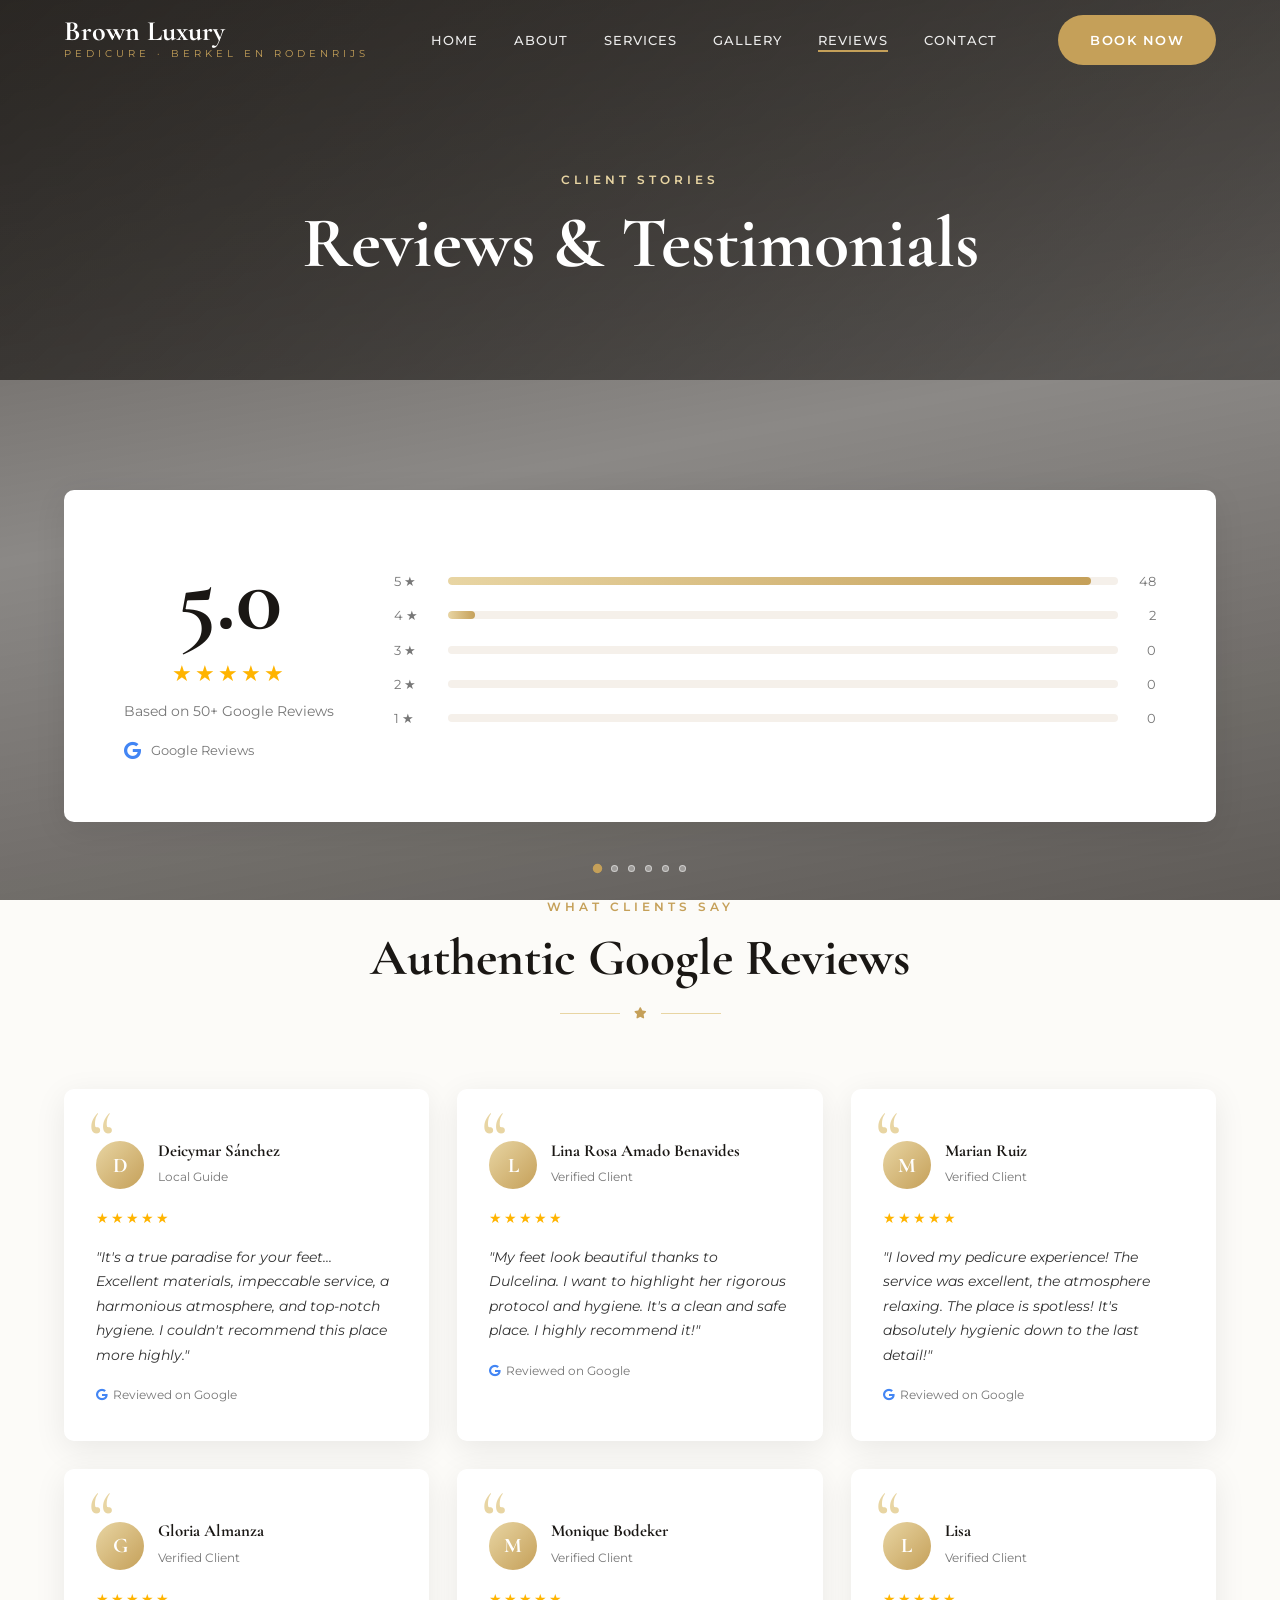
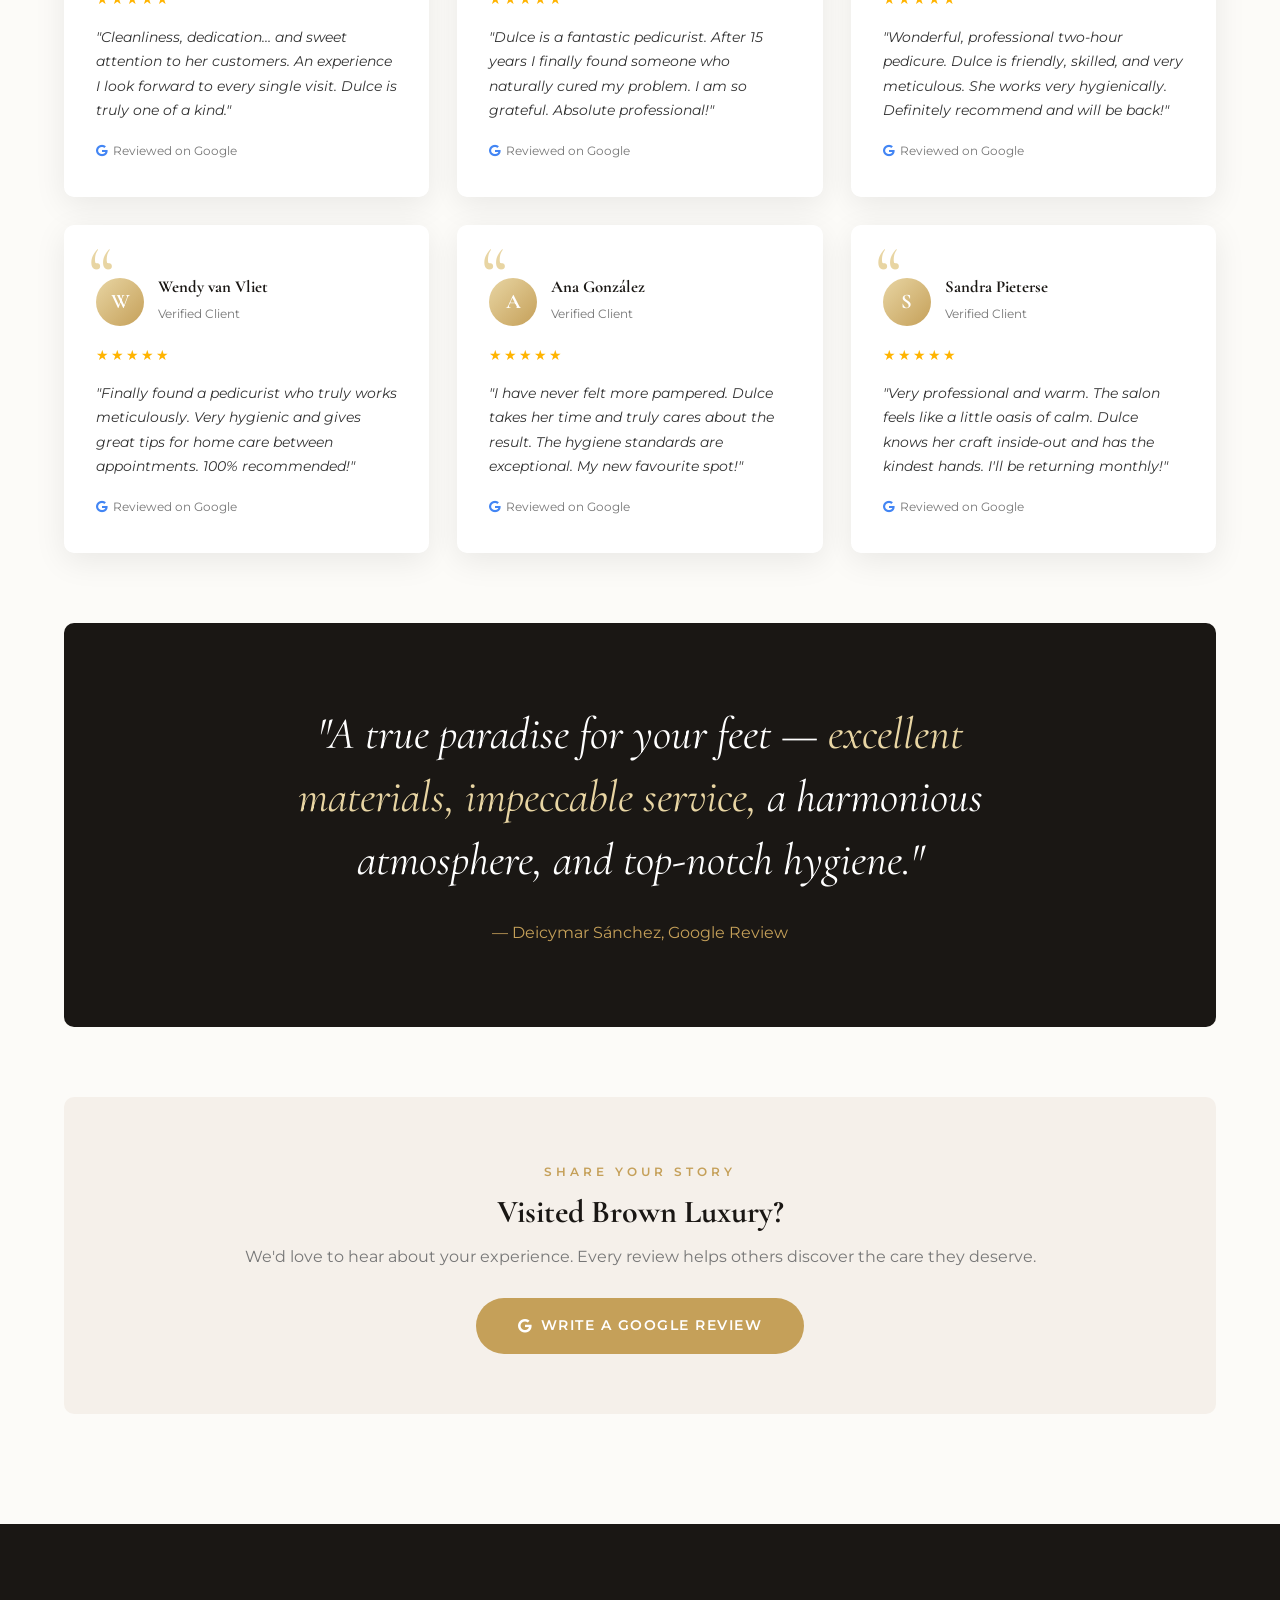
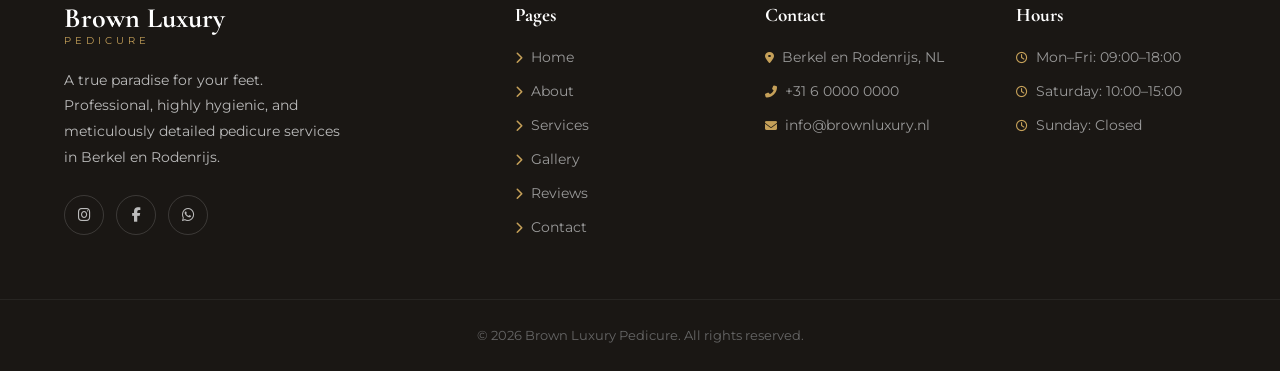
<file: reviews.html>
<!DOCTYPE html>
<html lang="en">
<head>
  <meta charset="UTF-8">
  <meta name="viewport" content="width=device-width, initial-scale=1.0">
  <title>Reviews | Brown Luxury Pedicure</title>
  <meta name="description" content="Read authentic 5-star Google reviews from Brown Luxury Pedicure clients in Berkel en Rodenrijs. See why they keep coming back to Dulce.">
  <link rel="preconnect" href="https://fonts.googleapis.com">
  <link rel="preconnect" href="https://fonts.gstatic.com" crossorigin>
  <link href="https://fonts.googleapis.com/css2?family=Cormorant+Garamond:ital,wght@0,400;0,500;0,600;0,700;1,400&family=Montserrat:wght@300;400;500;600&display=swap" rel="stylesheet">
  <link rel="stylesheet" href="https://cdnjs.cloudflare.com/ajax/libs/font-awesome/6.5.0/css/all.min.css">
  <link rel="stylesheet" href="style.css">
  <style>
    /* ── Rating Summary ─── */
    .rating-summary {
      display: grid;
      grid-template-columns: auto 1fr;
      gap: 60px;
      align-items: center;
      background: var(--white);
      border-radius: var(--radius);
      padding: 60px;
      box-shadow: var(--shadow);
      margin-bottom: 70px;
    }

    .rating-score {
      text-align: center;
    }

    .rating-score .big-number {
      font-family: 'Cormorant Garamond', serif;
      font-size: 6rem;
      font-weight: 700;
      color: var(--dark);
      line-height: 1;
    }

    .rating-score .stars-row {
      color: #FFB400;
      font-size: 1.4rem;
      margin: 8px 0;
      letter-spacing: 3px;
    }

    .rating-score .total {
      color: var(--muted);
      font-size: 0.85rem;
    }

    .rating-bars { flex: 1; }

    .rating-bar-row {
      display: flex;
      align-items: center;
      gap: 14px;
      margin-bottom: 12px;
    }

    .bar-label {
      font-size: 0.82rem;
      color: var(--muted);
      min-width: 40px;
    }

    .bar-track {
      flex: 1;
      height: 8px;
      background: var(--beige);
      border-radius: 4px;
      overflow: hidden;
    }

    .bar-fill {
      height: 100%;
      background: linear-gradient(90deg, var(--gold-light), var(--gold));
      border-radius: 4px;
      transition: width 1.5s ease;
    }

    .bar-count {
      font-size: 0.82rem;
      color: var(--muted);
      min-width: 24px;
      text-align: right;
    }

    /* ── Google Badge ─── */
    .google-badge {
      display: flex;
      align-items: center;
      gap: 10px;
      margin-top: 16px;
      font-size: 0.82rem;
      color: var(--muted);
    }

    .google-badge i { color: #4285F4; font-size: 1.1rem; }

    /* ── Review Cards Grid ─── */
    .reviews-grid {
      display: grid;
      grid-template-columns: repeat(3, 1fr);
      gap: 28px;
    }

    .review-card {
      background: var(--white);
      border-radius: var(--radius);
      padding: 36px 32px;
      box-shadow: var(--shadow);
      transition: var(--transition);
      position: relative;
    }

    .review-card:hover { transform: translateY(-6px); box-shadow: var(--shadow-lg); }

    .review-card::before {
      content: '\201C';
      font-family: 'Cormorant Garamond', serif;
      font-size: 5rem;
      color: var(--gold-light);
      position: absolute;
      top: 10px;
      left: 24px;
      line-height: 1;
    }

    .rc-header {
      display: flex;
      align-items: center;
      gap: 14px;
      margin-bottom: 18px;
      padding-top: 16px;
    }

    .rc-avatar {
      width: 48px;
      height: 48px;
      border-radius: 50%;
      background: linear-gradient(135deg, var(--gold-light), var(--gold));
      display: flex;
      align-items: center;
      justify-content: center;
      font-family: 'Cormorant Garamond', serif;
      font-size: 1.3rem;
      font-weight: 700;
      color: var(--white);
      flex-shrink: 0;
    }

    .rc-meta h4 {
      font-size: 1.05rem;
      margin-bottom: 2px;
    }

    .rc-meta span { font-size: 0.78rem; color: var(--muted); }

    .rc-stars { color: #FFB400; font-size: 0.85rem; letter-spacing: 2px; margin-bottom: 14px; }

    .rc-text {
      font-style: italic;
      color: var(--text);
      font-size: 0.9rem;
      line-height: 1.7;
    }

    .rc-date {
      margin-top: 18px;
      font-size: 0.75rem;
      color: var(--muted);
      display: flex;
      align-items: center;
      gap: 6px;
    }

    .rc-date i { color: #4285F4; }

    /* ── Highlight Quote ─── */
    .highlight-quote {
      background: var(--dark);
      border-radius: var(--radius);
      padding: 80px 60px;
      text-align: center;
      margin: 70px 0;
    }

    .highlight-quote .big-quote {
      font-family: 'Cormorant Garamond', serif;
      font-size: clamp(1.8rem, 4vw, 2.8rem);
      color: var(--white);
      font-style: italic;
      max-width: 800px;
      margin: 0 auto 28px;
      line-height: 1.4;
    }

    .highlight-quote .big-quote em { color: var(--gold-light); }

    .highlight-quote cite {
      color: var(--gold);
      font-size: 1rem;
      font-style: normal;
    }

    /* ── Write Review CTA ─── */
    .write-review-cta {
      background: var(--beige);
      border-radius: var(--radius);
      padding: 60px;
      text-align: center;
    }

    .write-review-cta h3 { font-size: 2rem; margin-bottom: 12px; }
    .write-review-cta p { color: var(--muted); margin-bottom: 28px; }

    @media (max-width: 1000px) { .reviews-grid { grid-template-columns: 1fr 1fr; } }
    @media (max-width: 700px) {
      .rating-summary { grid-template-columns: 1fr; padding: 36px 24px; }
      .reviews-grid { grid-template-columns: 1fr; }
      .highlight-quote { padding: 50px 28px; }
    }
  </style>
</head>
<body>

<!-- NAV -->
<nav class="navbar solid" id="navbar">
  <div class="nav-inner">
    <a href="index.html" class="logo"><span class="logo-main">Brown Luxury</span><span class="logo-sub">Pedicure · Berkel en Rodenrijs</span></a>
    <ul class="nav-links">
      <li><a href="index.html">Home</a></li>
      <li><a href="about.html">About</a></li>
      <li><a href="services.html">Services</a></li>
      <li><a href="gallery.html">Gallery</a></li>
      <li><a href="reviews.html" class="active">Reviews</a></li>
      <li><a href="contact.html">Contact</a></li>
    </ul>
    <a href="contact.html#book" class="btn btn-primary">Book Now</a>
    <div class="hamburger" id="hamburger"><span></span><span></span><span></span></div>
  </div>
</nav>
<div class="drawer-overlay"></div>
<aside class="mobile-drawer">
  <button class="drawer-close"><i class="fas fa-times"></i></button>
  <a href="index.html" class="logo"><span class="logo-main" style="color:var(--dark)">Brown Luxury</span><span class="logo-sub">Pedicure</span></a>
  <ul>
    <li><a href="index.html">Home</a></li>
    <li><a href="about.html">About</a></li>
    <li><a href="services.html">Services</a></li>
    <li><a href="gallery.html">Gallery</a></li>
    <li><a href="reviews.html">Reviews</a></li>
    <li><a href="contact.html">Contact</a></li>
  </ul>
  <a href="contact.html#book" class="btn btn-primary">Book Appointment</a>
</aside>

<!-- PAGE HERO -->
<div class="page-hero" style="background-image:url('https://i.ibb.co/xSThQtM8/img-massage.jpg')">
  <div class="page-hero-content">
    <span class="label">Client Stories</span>
    <h1>Reviews & Testimonials</h1>
  </div>
</div>

<!-- CONTENT -->
<section class="section">
  <div class="container">

    <!-- Rating Summary -->
    <div class="rating-summary reveal">
      <div class="rating-score">
        <div class="big-number">5.0</div>
        <div class="stars-row">★★★★★</div>
        <div class="total">Based on 50+ Google Reviews</div>
        <div class="google-badge"><i class="fab fa-google"></i> Google Reviews</div>
      </div>
      <div class="rating-bars">
        <div class="rating-bar-row">
          <span class="bar-label">5 ★</span>
          <div class="bar-track"><div class="bar-fill" style="width:96%"></div></div>
          <span class="bar-count">48</span>
        </div>
        <div class="rating-bar-row">
          <span class="bar-label">4 ★</span>
          <div class="bar-track"><div class="bar-fill" style="width:4%"></div></div>
          <span class="bar-count">2</span>
        </div>
        <div class="rating-bar-row">
          <span class="bar-label">3 ★</span>
          <div class="bar-track"><div class="bar-fill" style="width:0%"></div></div>
          <span class="bar-count">0</span>
        </div>
        <div class="rating-bar-row">
          <span class="bar-label">2 ★</span>
          <div class="bar-track"><div class="bar-fill" style="width:0%"></div></div>
          <span class="bar-count">0</span>
        </div>
        <div class="rating-bar-row">
          <span class="bar-label">1 ★</span>
          <div class="bar-track"><div class="bar-fill" style="width:0%"></div></div>
          <span class="bar-count">0</span>
        </div>
      </div>
    </div>

    <!-- Review Cards -->
    <div class="section-header reveal">
      <span class="label">What Clients Say</span>
      <h2 class="section-title">Authentic Google Reviews</h2>
      <div class="divider"><span></span><i class="fas fa-star"></i><span></span></div>
    </div>

    <div class="reviews-grid">
      <div class="review-card reveal">
        <div class="rc-header">
          <div class="rc-avatar">D</div>
          <div class="rc-meta"><h4>Deicymar Sánchez</h4><span>Local Guide</span></div>
        </div>
        <div class="rc-stars">★★★★★</div>
        <p class="rc-text">"It's a true paradise for your feet... Excellent materials, impeccable service, a harmonious atmosphere, and top-notch hygiene. I couldn't recommend this place more highly."</p>
        <div class="rc-date"><i class="fab fa-google"></i> Reviewed on Google</div>
      </div>

      <div class="review-card reveal delay-1">
        <div class="rc-header">
          <div class="rc-avatar">L</div>
          <div class="rc-meta"><h4>Lina Rosa Amado Benavides</h4><span>Verified Client</span></div>
        </div>
        <div class="rc-stars">★★★★★</div>
        <p class="rc-text">"My feet look beautiful thanks to Dulcelina. I want to highlight her rigorous protocol and hygiene. It's a clean and safe place. I highly recommend it!"</p>
        <div class="rc-date"><i class="fab fa-google"></i> Reviewed on Google</div>
      </div>

      <div class="review-card reveal delay-2">
        <div class="rc-header">
          <div class="rc-avatar">M</div>
          <div class="rc-meta"><h4>Marian Ruiz</h4><span>Verified Client</span></div>
        </div>
        <div class="rc-stars">★★★★★</div>
        <p class="rc-text">"I loved my pedicure experience! The service was excellent, the atmosphere relaxing. The place is spotless! It's absolutely hygienic down to the last detail!"</p>
        <div class="rc-date"><i class="fab fa-google"></i> Reviewed on Google</div>
      </div>

      <div class="review-card reveal">
        <div class="rc-header">
          <div class="rc-avatar">G</div>
          <div class="rc-meta"><h4>Gloria Almanza</h4><span>Verified Client</span></div>
        </div>
        <div class="rc-stars">★★★★★</div>
        <p class="rc-text">"Cleanliness, dedication… and sweet attention to her customers. An experience I look forward to every single visit. Dulce is truly one of a kind."</p>
        <div class="rc-date"><i class="fab fa-google"></i> Reviewed on Google</div>
      </div>

      <div class="review-card reveal delay-1">
        <div class="rc-header">
          <div class="rc-avatar">M</div>
          <div class="rc-meta"><h4>Monique Bodeker</h4><span>Verified Client</span></div>
        </div>
        <div class="rc-stars">★★★★★</div>
        <p class="rc-text">"Dulce is a fantastic pedicurist. After 15 years I finally found someone who naturally cured my problem. I am so grateful. Absolute professional!"</p>
        <div class="rc-date"><i class="fab fa-google"></i> Reviewed on Google</div>
      </div>

      <div class="review-card reveal delay-2">
        <div class="rc-header">
          <div class="rc-avatar">L</div>
          <div class="rc-meta"><h4>Lisa</h4><span>Verified Client</span></div>
        </div>
        <div class="rc-stars">★★★★★</div>
        <p class="rc-text">"Wonderful, professional two-hour pedicure. Dulce is friendly, skilled, and very meticulous. She works very hygienically. Definitely recommend and will be back!"</p>
        <div class="rc-date"><i class="fab fa-google"></i> Reviewed on Google</div>
      </div>

      <div class="review-card reveal">
        <div class="rc-header">
          <div class="rc-avatar">W</div>
          <div class="rc-meta"><h4>Wendy van Vliet</h4><span>Verified Client</span></div>
        </div>
        <div class="rc-stars">★★★★★</div>
        <p class="rc-text">"Finally found a pedicurist who truly works meticulously. Very hygienic and gives great tips for home care between appointments. 100% recommended!"</p>
        <div class="rc-date"><i class="fab fa-google"></i> Reviewed on Google</div>
      </div>

      <div class="review-card reveal delay-1">
        <div class="rc-header">
          <div class="rc-avatar">A</div>
          <div class="rc-meta"><h4>Ana González</h4><span>Verified Client</span></div>
        </div>
        <div class="rc-stars">★★★★★</div>
        <p class="rc-text">"I have never felt more pampered. Dulce takes her time and truly cares about the result. The hygiene standards are exceptional. My new favourite spot!"</p>
        <div class="rc-date"><i class="fab fa-google"></i> Reviewed on Google</div>
      </div>

      <div class="review-card reveal delay-2">
        <div class="rc-header">
          <div class="rc-avatar">S</div>
          <div class="rc-meta"><h4>Sandra Pieterse</h4><span>Verified Client</span></div>
        </div>
        <div class="rc-stars">★★★★★</div>
        <p class="rc-text">"Very professional and warm. The salon feels like a little oasis of calm. Dulce knows her craft inside-out and has the kindest hands. I'll be returning monthly!"</p>
        <div class="rc-date"><i class="fab fa-google"></i> Reviewed on Google</div>
      </div>
    </div>

    <!-- Highlight Quote -->
    <div class="highlight-quote reveal">
      <p class="big-quote">"A true paradise for your feet — <em>excellent materials, impeccable service,</em> a harmonious atmosphere, and top-notch hygiene."</p>
      <cite>— Deicymar Sánchez, Google Review</cite>
    </div>

    <!-- Write a Review -->
    <div class="write-review-cta reveal">
      <span class="label">Share Your Story</span>
      <h3>Visited Brown Luxury?</h3>
      <p>We'd love to hear about your experience. Every review helps others discover the care they deserve.</p>
      <a href="https://g.page/brownluxurypedicure/review" target="_blank" class="btn btn-primary btn-lg"><i class="fab fa-google"></i> Write a Google Review</a>
    </div>

  </div>
</section>

<!-- FOOTER -->
<footer class="footer">
  <div class="container">
    <div class="footer-grid">
      <div class="footer-brand">
        <a href="index.html" class="logo"><span class="logo-main">Brown Luxury</span><span class="logo-sub">Pedicure</span></a>
        <p>A true paradise for your feet. Professional, highly hygienic, and meticulously detailed pedicure services in Berkel en Rodenrijs.</p>
        <div class="socials">
          <a href="https://instagram.com/brownluxurypedicure" target="_blank"><i class="fab fa-instagram"></i></a>
          <a href="#"><i class="fab fa-facebook-f"></i></a>
          <a href="https://wa.me/31600000000" target="_blank"><i class="fab fa-whatsapp"></i></a>
        </div>
      </div>
      <div class="footer-col"><h4>Pages</h4><ul>
        <li><a href="index.html"><i class="fas fa-chevron-right"></i> Home</a></li>
        <li><a href="about.html"><i class="fas fa-chevron-right"></i> About</a></li>
        <li><a href="services.html"><i class="fas fa-chevron-right"></i> Services</a></li>
        <li><a href="gallery.html"><i class="fas fa-chevron-right"></i> Gallery</a></li>
        <li><a href="reviews.html"><i class="fas fa-chevron-right"></i> Reviews</a></li>
        <li><a href="contact.html"><i class="fas fa-chevron-right"></i> Contact</a></li>
      </ul></div>
      <div class="footer-col"><h4>Contact</h4><ul>
        <li><a href="#"><i class="fas fa-map-marker-alt"></i> Berkel en Rodenrijs, NL</a></li>
        <li><a href="tel:+31600000000"><i class="fas fa-phone-alt"></i> +31 6 0000 0000</a></li>
        <li><a href="mailto:info@brownluxury.nl"><i class="fas fa-envelope"></i> info@brownluxury.nl</a></li>
      </ul></div>
      <div class="footer-col"><h4>Hours</h4><ul>
        <li><a href="#"><i class="far fa-clock"></i> Mon–Fri: 09:00–18:00</a></li>
        <li><a href="#"><i class="far fa-clock"></i> Saturday: 10:00–15:00</a></li>
        <li><a href="#"><i class="far fa-clock"></i> Sunday: Closed</a></li>
      </ul></div>
    </div>
  </div>
  <div class="footer-bottom"><div class="container"><p>© 2026 Brown Luxury Pedicure. All rights reserved.</p></div></div>
</footer>

<script src="script.js"></script>
</body>
</html>
</file>
<file: style.css>
@import url('https://fonts.googleapis.com/css2?family=Cormorant+Garamond:ital,wght@0,400;0,500;0,600;0,700;1,400&family=Montserrat:wght@300;400;500;600&display=swap');

:root {
  --gold: #C5A059;
  --gold-dark: #A68545;
  --gold-light: #E8D5A3;
  --cream: #FCFBF8;
  --beige: #F5F0EA;
  --blush: #F4E1E1;
  --sage: #B8C5B9;
  --dark: #1A1714;
  --text: #333;
  --muted: #777;
  --white: #fff;
  --nav-h: 80px;
  --transition: all 0.35s ease;
  --radius: 10px;
  --shadow: 0 8px 32px rgba(0, 0, 0, 0.08);
  --shadow-lg: 0 20px 60px rgba(0, 0, 0, 0.12);
}

*,
*::before,
*::after {
  margin: 0;
  padding: 0;
  box-sizing: border-box;
}

html {
  scroll-behavior: smooth;
  font-size: 16px;
}

body {
  font-family: 'Montserrat', sans-serif;
  color: var(--text);
  background: var(--cream);
  line-height: 1.7;
  overflow-x: hidden;
}

img {
  max-width: 100%;
  height: auto;
  display: block;
}

a {
  text-decoration: none;
  color: inherit;
  transition: var(--transition);
}

ul {
  list-style: none;
}

h1,
h2,
h3,
h4,
h5,
h6 {
  font-family: 'Cormorant Garamond', serif;
  line-height: 1.15;
  color: var(--dark);
}

/* ── Layout ─────────────────────────────────── */
.container {
  width: 100%;
  max-width: 1200px;
  margin: 0 auto;
  padding: 0 24px;
}

.section {
  padding: 110px 0;
}

.bg-alt {
  background: var(--beige);
}

.bg-dark {
  background: var(--dark);
}

.text-center {
  text-align: center;
}

.mt-2 {
  margin-top: 20px;
}

.mt-4 {
  margin-top: 40px;
}

/* ── Section Headers ────────────────────────── */
.label {
  display: inline-block;
  font-size: 0.75rem;
  font-weight: 600;
  letter-spacing: 4px;
  text-transform: uppercase;
  color: var(--gold);
  margin-bottom: 12px;
}

.section-title {
  font-size: clamp(2.2rem, 4vw, 3.4rem);
  margin-bottom: 18px;
}

.section-lead {
  font-size: 1.05rem;
  color: var(--muted);
  max-width: 580px;
  margin: 0 auto;
}

.section-header {
  text-align: center;
  margin-bottom: 70px;
}

/* ── Divider ────────────────────────────────── */
.divider {
  display: flex;
  align-items: center;
  justify-content: center;
  gap: 14px;
  margin: 20px auto 0;
}

.divider span {
  display: block;
  height: 1px;
  width: 60px;
  background: var(--gold-light);
}

.divider i {
  color: var(--gold);
  font-size: 0.7rem;
}

/* ── Buttons ────────────────────────────────── */
.btn {
  display: inline-flex;
  align-items: center;
  gap: 8px;
  padding: 14px 32px;
  border-radius: 50px;
  font-size: 0.82rem;
  font-weight: 600;
  letter-spacing: 1.5px;
  text-transform: uppercase;
  cursor: pointer;
  border: none;
  transition: var(--transition);
}

.btn-primary {
  background: var(--gold);
  color: var(--white);
}

.btn-primary:hover {
  background: var(--gold-dark);
  transform: translateY(-3px);
  box-shadow: 0 12px 28px rgba(197, 160, 89, 0.35);
}

.btn-outline {
  background: transparent;
  color: var(--white);
  border: 1.5px solid rgba(255, 255, 255, 0.7);
}

.btn-outline:hover {
  background: var(--white);
  color: var(--dark);
  border-color: var(--white);
}

.btn-dark {
  background: var(--dark);
  color: var(--white);
}

.btn-dark:hover {
  background: #333;
  transform: translateY(-3px);
}

.btn-lg {
  padding: 16px 42px;
  font-size: 0.88rem;
}

/* ── Navbar ─────────────────────────────────── */
.navbar {
  position: fixed;
  top: 0;
  left: 0;
  width: 100%;
  height: var(--nav-h);
  display: flex;
  align-items: center;
  z-index: 999;
  transition: var(--transition);
}

.navbar.transparent {
  background: transparent;
}

.navbar.solid {
  background: rgba(252, 251, 248, 0.97);
  box-shadow: 0 2px 20px rgba(0, 0, 0, 0.06);
  backdrop-filter: blur(12px);
}

.nav-inner {
  display: flex;
  align-items: center;
  justify-content: space-between;
  width: 100%;
  max-width: 1200px;
  margin: 0 auto;
  padding: 0 24px;
}

/* Logo */
.logo {
  display: flex;
  flex-direction: column;
}

.logo-main {
  font-family: 'Cormorant Garamond', serif;
  font-size: 1.75rem;
  font-weight: 700;
  color: var(--white);
  line-height: 1;
  transition: var(--transition);
}

.navbar.solid .logo-main {
  color: var(--dark);
}

.logo-sub {
  font-size: 0.65rem;
  letter-spacing: 4px;
  text-transform: uppercase;
  color: var(--gold);
}

/* Nav links */
.nav-links {
  display: flex;
  gap: 36px;
}

.nav-links a {
  font-size: 0.8rem;
  font-weight: 500;
  letter-spacing: 1px;
  text-transform: uppercase;
  color: rgba(255, 255, 255, 0.9);
  position: relative;
  padding-bottom: 4px;
}

.navbar.solid .nav-links a {
  color: var(--text);
}

.nav-links a::after {
  content: '';
  position: absolute;
  bottom: 0;
  left: 0;
  width: 0;
  height: 2px;
  background: var(--gold);
  transition: var(--transition);
}

.nav-links a:hover::after,
.nav-links a.active::after {
  width: 100%;
}

.nav-links a:hover {
  color: var(--gold);
}

.navbar.solid .nav-links a:hover {
  color: var(--gold);
}

/* Hamburger */
.hamburger {
  display: none;
  flex-direction: column;
  gap: 5px;
  cursor: pointer;
  padding: 4px;
}

.hamburger span {
  display: block;
  width: 24px;
  height: 2px;
  background: var(--white);
  border-radius: 2px;
  transition: var(--transition);
}

.navbar.solid .hamburger span {
  background: var(--dark);
}

.hamburger.open span:nth-child(1) {
  transform: translateY(7px) rotate(45deg);
}

.hamburger.open span:nth-child(2) {
  opacity: 0;
}

.hamburger.open span:nth-child(3) {
  transform: translateY(-7px) rotate(-45deg);
}

/* Mobile drawer */
.mobile-drawer {
  position: fixed;
  top: 0;
  right: -100%;
  width: min(320px, 85vw);
  height: 100vh;
  background: var(--cream);
  z-index: 9999;
  padding: 80px 40px 40px;
  box-shadow: -10px 0 40px rgba(0, 0, 0, 0.12);
  transition: right 0.45s cubic-bezier(0.16, 1, 0.3, 1);
  display: flex;
  flex-direction: column;
  gap: 30px;
}

.mobile-drawer.open {
  right: 0;
}

.drawer-close {
  position: absolute;
  top: 28px;
  right: 28px;
  font-size: 1.3rem;
  cursor: pointer;
  color: var(--text);
}

.mobile-drawer ul {
  display: flex;
  flex-direction: column;
  gap: 6px;
}

.mobile-drawer ul a {
  display: block;
  font-family: 'Cormorant Garamond', serif;
  font-size: 1.6rem;
  font-weight: 600;
  color: var(--dark);
  padding: 8px 0;
  border-bottom: 1px solid var(--beige);
}

.mobile-drawer ul a:hover {
  color: var(--gold);
}

/* Overlay */
.drawer-overlay {
  position: fixed;
  inset: 0;
  background: rgba(0, 0, 0, 0.4);
  z-index: 9998;
  opacity: 0;
  pointer-events: none;
  transition: opacity 0.35s;
}

.drawer-overlay.open {
  opacity: 1;
  pointer-events: all;
}

/* ── Page Hero (inner pages) ─────────────────── */
.page-hero {
  height: 380px;
  display: flex;
  align-items: center;
  justify-content: center;
  text-align: center;
  position: relative;
  background-size: cover;
  background-position: center;
  background-attachment: fixed;
  padding-top: var(--nav-h);
}

.page-hero::before {
  content: '';
  position: absolute;
  inset: 0;
  background: linear-gradient(135deg, rgba(26, 23, 20, 0.72) 0%, rgba(26, 23, 20, 0.45) 100%);
}

.page-hero-content {
  position: relative;
  z-index: 1;
  color: var(--white);
}

.page-hero-content .label {
  color: var(--gold-light);
}

.page-hero-content h1 {
  font-size: clamp(2.8rem, 6vw, 4.5rem);
  color: var(--white);
  margin-bottom: 10px;
}

/* ── Reveal Animations ───────────────────────── */
.reveal {
  opacity: 0;
  transform: translateY(30px);
  transition: opacity 0.7s ease, transform 0.7s ease;
}

.reveal.visible {
  opacity: 1;
  transform: translateY(0);
}

.reveal.delay-1 {
  transition-delay: 0.15s;
}

.reveal.delay-2 {
  transition-delay: 0.3s;
}

.reveal.delay-3 {
  transition-delay: 0.45s;
}

/* ── Footer ─────────────────────────────────── */
.footer {
  background: var(--dark);
  color: #bbb;
  padding: 80px 0 0;
}

.footer-grid {
  display: grid;
  grid-template-columns: 2fr 1fr 1fr 1fr;
  gap: 50px;
  margin-bottom: 60px;
}

.footer-brand .logo-main {
  color: var(--white);
}

.footer-brand p {
  margin: 18px 0 24px;
  font-size: 0.9rem;
  line-height: 1.8;
  max-width: 280px;
}

.socials {
  display: flex;
  gap: 12px;
}

.socials a {
  width: 40px;
  height: 40px;
  border-radius: 50%;
  border: 1px solid rgba(255, 255, 255, 0.15);
  display: flex;
  align-items: center;
  justify-content: center;
  color: #bbb;
  font-size: 0.9rem;
}

.socials a:hover {
  background: var(--gold);
  border-color: var(--gold);
  color: var(--white);
  transform: translateY(-3px);
}

.footer-col h4 {
  font-family: 'Cormorant Garamond', serif;
  font-size: 1.2rem;
  color: var(--white);
  margin-bottom: 20px;
}

.footer-col ul {
  display: flex;
  flex-direction: column;
  gap: 10px;
}

.footer-col ul a {
  font-size: 0.88rem;
  color: #999;
  display: flex;
  align-items: center;
  gap: 8px;
}

.footer-col ul a:hover {
  color: var(--gold);
}

.footer-col ul a i {
  font-size: 0.75rem;
  color: var(--gold);
}

.footer-bottom {
  border-top: 1px solid rgba(255, 255, 255, 0.06);
  padding: 24px 0;
  text-align: center;
  font-size: 0.82rem;
  color: #666;
}

/* ── Responsive ─────────────────────────────── */
@media (max-width:1024px) {
  .footer-grid {
    grid-template-columns: 1fr 1fr;
  }
}

@media (max-width:768px) {

  .nav-links,
  .navbar .btn {
    display: none;
  }

  .hamburger {
    display: flex;
  }

  .section {
    padding: 80px 0;
  }

  .footer-grid {
    grid-template-columns: 1fr 1fr;
    gap: 30px;
  }
}

@media (max-width:480px) {
  .footer-grid {
    grid-template-columns: 1fr;
  }
}

/* ============================================================
   AMBIENT CANVAS BACKGROUND
   ============================================================ */
#bg-canvas {
  position: fixed;
  top: 0;
  left: 0;
  width: 100%;
  height: 100%;
  z-index: -2;
  pointer-events: none;
  display: block;
}

/* ============================================================
   FLASHLIGHT / MOUSE GLOW OVERLAY
   ============================================================ */
#flashlight {
  position: fixed;
  inset: 0;
  z-index: 9997;
  pointer-events: none;
  mix-blend-mode: screen;
  background: radial-gradient(circle 300px at 50% 50%,
      rgba(197, 160, 89, 0.14) 0%,
      rgba(197, 160, 89, 0.05) 45%,
      transparent 70%);
  will-change: background;
}

#vignette-dyn {
  position: fixed;
  inset: 0;
  z-index: -1;
  pointer-events: none;
  background: radial-gradient(circle 380px at 50% 50%,
      transparent 0%,
      rgba(0, 0, 0, 0.4) 100%);
  will-change: background;
}

/* ============================================================
   HERO WITHOUT EXTERNAL PHOTO
   ============================================================ */
.hero-section {
  background: transparent !important;
}

.hero-bg-gradient {
  position: absolute;
  inset: 0;
  background: linear-gradient(125deg,
      rgba(26, 23, 20, 0.82) 0%,
      rgba(18, 14, 11, 0.5) 50%,
      rgba(26, 23, 20, 0.72) 100%);
}

/* ============================================================
   INLINE SVG ILLUSTRATION WRAPPER
   ============================================================ */
.svg-frame {
  width: 100%;
  border-radius: var(--radius);
  overflow: hidden;
  box-shadow: var(--shadow-lg);
  display: block;
}
</file>
<file: preloader.css>
/* ============================================================
   BROWN LUXURY — Grand Opening Preloader  (debugged)
   ============================================================ */

/* Lock body scroll while preloader is active */
body.preloading {
  overflow: hidden;
}

/* ── Wrapper ───────────────────────────────────────────────── */
#preloader {
  position: fixed;
  inset: 0;
  z-index: 999999;
  pointer-events: all;
  overflow: hidden;                  /* FIX: prevent any overflow bleed */
  font-family: 'Cormorant Garamond', 'Georgia', serif;
}

/* ── Two halves ────────────────────────────────────────────── */
.pre-half {
  position: absolute;
  left: 0;
  width: 100%;
  height: 50%;
  background: #1A1714;
  will-change: transform, opacity;
  transition:
    transform 0.9s cubic-bezier(0.76, 0, 0.24, 1),
    opacity   0.9s ease;
  overflow: hidden;                  /* FIX: clip brand text during split */
}

.pre-top    { top: 0; }
.pre-bottom { bottom: 0; }

/* Brand text inside each half – near the seam */
.pre-top    .pre-brand { position:absolute; bottom:22px; left:50%; transform:translateX(-50%); text-align:center; white-space:nowrap; pointer-events:none; }
.pre-bottom .pre-brand { position:absolute; top:22px;    left:50%; transform:translateX(-50%); text-align:center; white-space:nowrap; pointer-events:none; }

.pre-brand-main {
  display: block;
  font-size: clamp(1.4rem, 4vw, 3.2rem); /* FIX: clamp tightened for mobile */
  font-weight: 700;
  color: #fff;
  letter-spacing: 2px;
  line-height: 1;
}

.pre-brand-sub {
  display: block;
  font-size: clamp(0.5rem, 1.8vw, 0.72rem);
  letter-spacing: 5px;
  text-transform: uppercase;
  color: #C5A059;
  margin-top: 5px;
}

/* ── Slide-apart state ─────────────────────────────────────── */
#preloader.split .pre-top    { transform: translateY(-101%); opacity: 0; }  /* FIX: 101% avoids 1px gap */
#preloader.split .pre-bottom { transform: translateY(101%);  opacity: 0; }

/* ── Cut line ──────────────────────────────────────────────── */
.pre-cut-line {
  position: absolute;
  top: 50%;
  left: 0;
  width: 0;            /* animated by JS */
  height: 2px;
  transform: translateY(-50%);
  background: linear-gradient(
    90deg,
    transparent 0%,
    rgba(197, 160, 89, 0.5) 20%,
    #C5A059 50%,
    rgba(197, 160, 89, 0.5) 80%,
    transparent 100%
  );
  box-shadow: 0 0 10px 2px rgba(197, 160, 89, 0.4);
  pointer-events: none;
  z-index: 1;
}

/* Glowing dot at the leading edge */
.pre-cut-line::after {
  content: '';
  position: absolute;
  right: -1px;
  top: 50%;
  transform: translate(50%, -50%);
  width: 10px;
  height: 10px;
  border-radius: 50%;
  background: #C5A059;
  box-shadow: 0 0 14px 5px rgba(197, 160, 89, 0.75);
}

/* ── Scissors ──────────────────────────────────────────────── */
.pre-scissors {
  position: absolute;
  top: 50%;
  left: 0;                         /* JS moves via translateX */
  transform: translateY(-50%);
  z-index: 4;                      /* FIX: above halves AND cut line */
  display: flex;
  align-items: center;
  justify-content: center;
  pointer-events: none;
  opacity: 0;                      /* FIX: JS sets opacity:1 on entry */
  will-change: transform, opacity; /* FIX: GPU hint */
}

.pre-scissors svg {
  display: block;
  width:  clamp(48px, 7vw, 88px);
  height: clamp(48px, 7vw, 88px);
  filter: drop-shadow(0 0 12px rgba(197, 160, 89, 0.65));
  transform-box: fill-box;         /* FIX: rotation around SVG centre */
  transform-origin: 42% 50%;
  animation: scissorSnip 0.24s ease-in-out infinite;
}

@keyframes scissorSnip {
  0%   { transform: rotate(0deg); }
  50%  { transform: rotate(9deg); }
  100% { transform: rotate(0deg); }
}

/* ── Intro text ────────────────────────────────────────────── */
.pre-intro-text {
  position: absolute;
  top: 50%;
  left: 50%;
  width: 90vw;                     /* FIX: constrain width on mobile */
  max-width: 640px;
  transform: translate(-50%, -50%);
  text-align: center;
  pointer-events: none;
  z-index: 5;
  transition: opacity 0.45s ease;
}

.pre-intro-text.hidden { opacity: 0; pointer-events: none; }

.pre-welcome {
  display: block;
  font-size: clamp(0.6rem, 2.5vw, 0.8rem);
  letter-spacing: 6px;
  text-transform: uppercase;
  color: #C5A059;
  margin-bottom: 12px;
  animation: plFadeUp 0.7s ease both;
}

.pre-title {
  display: block;
  font-size: clamp(2.2rem, 9vw, 5.5rem); /* FIX: safe clamp for small phones */
  font-weight: 700;
  color: #fff;
  line-height: 1.05;
  animation: plFadeUp 0.8s 0.15s ease both;
}

.pre-title em {
  font-style: italic;
  color: #C5A059;
}

.pre-tagline {
  display: block;
  margin-top: 12px;
  font-size: clamp(0.7rem, 2vw, 0.9rem);
  color: rgba(255, 255, 255, 0.55);
  letter-spacing: 2px;
  animation: plFadeUp 0.8s 0.3s ease both;
}

/* Gold divider lines */
.pre-deco {
  display: flex;
  align-items: center;
  gap: 16px;
  justify-content: center;
  margin-top: 18px;
  animation: plFadeUp 0.8s 0.45s ease both;
}

.pre-deco-line {
  display: block;
  height: 1px;
  width: 44px;
  background: rgba(197, 160, 89, 0.5);
}

.pre-deco-dot {                    /* FIX: pure CSS dot — no FA dependency */
  width: 6px;
  height: 6px;
  border-radius: 50%;
  background: #C5A059;
}

/* ── Keyframes ─────────────────────────────────────────────── */
@keyframes plFadeUp {
  from { opacity: 0; transform: translateY(18px); }
  to   { opacity: 1; transform: translateY(0); }
}

/* ── Mobile tweaks ─────────────────────────────────────────── */
@media (max-width: 480px) {
  .pre-top    .pre-brand { bottom: 14px; }
  .pre-bottom .pre-brand { top:    14px; }
  .pre-deco-line { width: 28px; }
}
</file>
